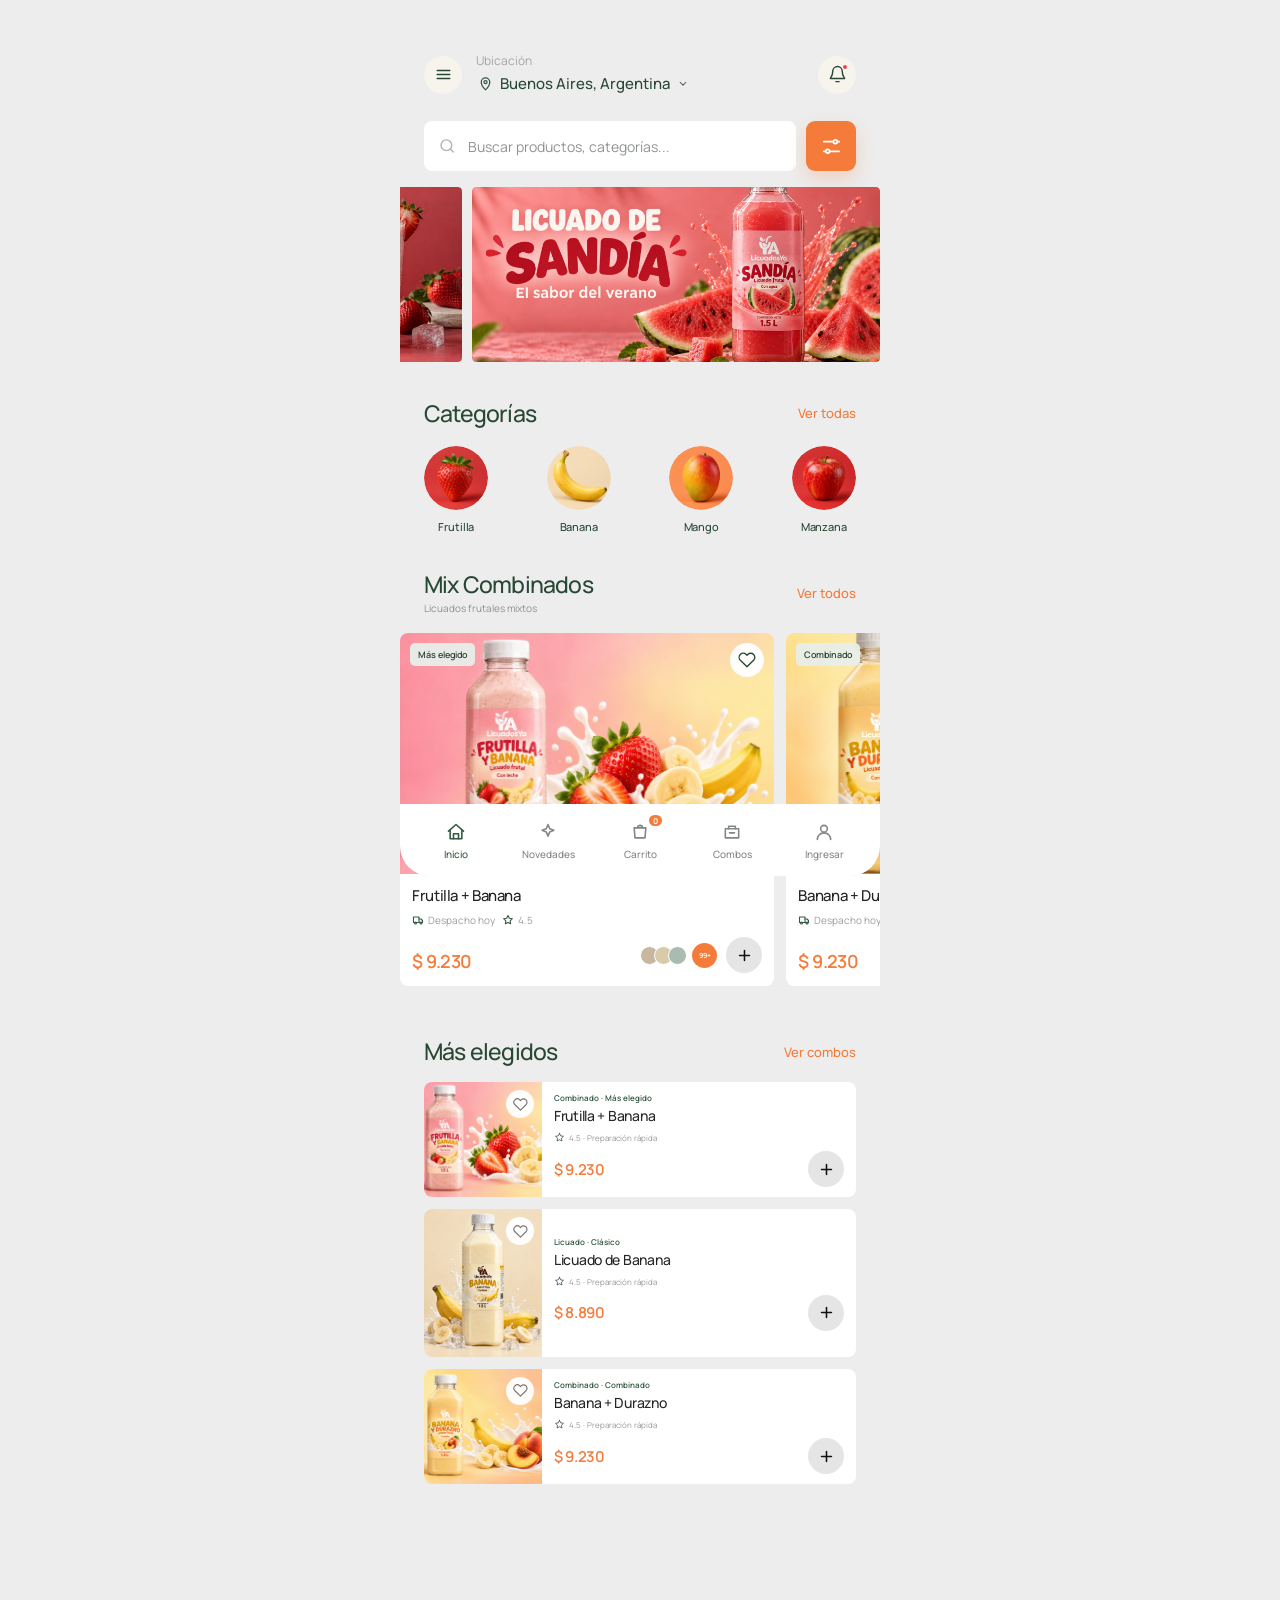
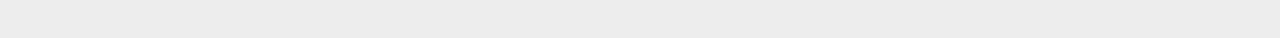
<file: index.html>
<!doctype html>
<html lang="es">
<head>
  <meta charset="utf-8" />
  <meta name="viewport" content="width=device-width, initial-scale=1, viewport-fit=cover" />
  <meta name="theme-color" content="#ededed" />
  <meta name="description" content="Licuados Locos — licuados frescos, simples y combinados." />
  <title>Licuados Locos</title>
  <link rel="preconnect" href="https://fonts.googleapis.com" />
  <link rel="preconnect" href="https://fonts.gstatic.com" crossorigin />
  <link href="https://fonts.googleapis.com/css2?family=Manrope:wght@400;500;600&display=swap" rel="stylesheet" />
  <link rel="stylesheet" href="css/base.css?v=20260920-1238" />
  <link rel="stylesheet" href="css/home.css?v=20260922-1802" />
</head>
<body class="home-page">
  <div class="app-shell">
    <header class="home-header">
      <div class="location-row">
        <details id="homeMenu" class="home-menu-native">
          <summary class="menu-button" aria-label="Abrir menú">
            <svg viewBox="0 0 24 24" aria-hidden="true">
              <path d="M4 7h16M4 12h16M4 17h16"/>
            </svg>
          </summary>

          <aside class="home-menu-panel" aria-labelledby="menuTitle">
            <div class="side-menu__top">
              <div>
                <span class="side-menu__eyebrow">LICUADOS LOCOS</span>
                <h2 id="menuTitle">Menú</h2>
              </div>
              <button id="closeMenuButton" class="side-menu__close" type="button" aria-label="Cerrar menú">×</button>
            </div>

            <nav class="side-menu__nav" aria-label="Menú de Licuados Locos">
              <a class="side-menu__primary-link" href="index.html">Inicio</a>

              <div class="side-menu__group side-menu__group--static">
                <div class="side-menu__group-title">Categorías</div>
                <div id="menuCategories" class="side-menu__subnav"></div>
              </div>

              <a class="side-menu__primary-link" href="seguimiento.html">Rastreá tu compra</a>
              <a class="side-menu__primary-link" href="soporte.html">Contactá con soporte</a>

              <div class="side-menu__group side-menu__group--static">
                <div class="side-menu__group-title">Políticas</div>
                <div class="side-menu__subnav">
                  <button type="button" data-menu-placeholder="Política de privacidad">Privacidad</button>
                  <button type="button" data-menu-placeholder="Política de envío">Envíos</button>
                  <button type="button" data-menu-placeholder="Política de devolución">Devoluciones</button>
                  <button type="button" data-menu-placeholder="Política de compra">Compra</button>
                </div>
              </div>
            </nav>

            <div class="side-menu__footer">
              <span>Licuados frescos para disfrutar.</span>
              <strong>Licuados Locos</strong>
            </div>
          </aside>
        </details>

        <div class="location-copy">
          <span class="micro-label">Ubicación</span>
          <button class="location-button" type="button" aria-label="Cambiar ubicación">
            <span class="pin-icon" aria-hidden="true">
              <svg viewBox="0 0 24 24"><path d="M12 21s6-5.2 6-11a6 6 0 1 0-12 0c0 5.8 6 11 6 11Z"/><circle cx="12" cy="10" r="2.2"/></svg>
            </span>
            <span>Buenos Aires, Argentina</span>
            <svg class="chevron" viewBox="0 0 24 24" aria-hidden="true"><path d="m7 9 5 5 5-5"/></svg>
          </button>
        </div>

        <button class="notification-button" type="button" aria-label="Notificaciones">
          <svg viewBox="0 0 24 24" aria-hidden="true"><path d="M18 8a6 6 0 0 0-12 0c0 7-3 7-3 9h18c0-2-3-2-3-9"/><path d="M10 21h4"/></svg>
          <span class="notification-dot" aria-hidden="true"></span>
        </button>
      </div>

      <div class="search-row">
        <label class="search-box">
          <svg viewBox="0 0 24 24" aria-hidden="true"><circle cx="11" cy="11" r="7"/><path d="m20 20-3.6-3.6"/></svg>
          <input id="searchInput" type="search" placeholder="Buscar productos, categorías..." autocomplete="off" />
        </label>

        <button id="filterButton" class="filter-button" type="button" aria-label="Abrir filtros">
          <svg viewBox="0 0 24 24" aria-hidden="true">
            <path d="M4 7h10"/><path d="M18 7h2"/><circle cx="16" cy="7" r="2"/>
            <path d="M4 17h2"/><path d="M10 17h10"/><circle cx="8" cy="17" r="2"/>
          </svg>
        </button>
      </div>

      <section class="home-banner-carousel" aria-label="Promociones">
        <div id="homeBannerTrack" class="home-banner-track">
          <article class="home-banner-slide">
            <img
              src="assets/images/banners/inicio/Banner%20Inicio%20-%20Frutilla.png"
              alt="Licuado de frutilla"
              draggable="false"
            />
          </article>
          <article class="home-banner-slide">
            <img
              src="assets/images/banners/inicio/Banner%20Inicio%20-%20Sandia.png"
              alt="Licuado de sandía"
              draggable="false"
            />
          </article>
        </div>
      </section>
    </header>

    <main class="home-main">
      <section class="categories-section" aria-labelledby="categoriesTitle">
        <div class="section-heading">
          <h2 id="categoriesTitle">Categorías</h2>
          <button id="resetCategories" class="see-all-button" type="button">Ver todas</button>
        </div>
        <div id="categoriesTrack" class="categories-track" aria-label="Categorías"></div>
      </section>

      <section class="products-section mix-section" aria-labelledby="featuredTitle">
        <div class="section-heading">
          <div class="section-heading__copy">
            <h2 id="featuredTitle">Mix Combinados</h2>
            <p>Licuados frutales mixtos</p>
          </div>
          <button class="see-all-button" type="button" data-reset-view>Ver todos</button>
        </div>
        <div id="productsGrid" class="product-rail"></div>
      </section>

      <section class="products-section nearby-section" aria-labelledby="nearbyTitle">
        <div class="section-heading">
          <h2 id="nearbyTitle">Más elegidos</h2>
          <button class="see-all-button" type="button" data-category-jump="combinados">Ver combos</button>
        </div>
        <div id="nearbyGrid" class="nearby-list"></div>
      </section>

      <div id="emptyState" class="empty-state" hidden>
        <div class="empty-state__icon">
          <svg viewBox="0 0 24 24" aria-hidden="true"><circle cx="11" cy="11" r="7"/><path d="m20 20-3.6-3.6"/></svg>
        </div>
        <h3>No encontramos productos</h3>
        <p>Probá con otra búsqueda o quitá los filtros.</p>
        <button id="clearFilters" class="primary-button" type="button">Limpiar filtros</button>
      </div>
    </main>

    <nav class="bottom-nav" aria-label="Navegación principal">
      <a class="bottom-nav__item is-active" href="index.html" aria-current="page">
        <svg viewBox="0 0 24 24" aria-hidden="true"><path d="m3 11 9-8 9 8"/><path d="M5 10v10h14V10"/><path d="M9 20v-6h6v6"/></svg>
        <span>Inicio</span>
      </a>

      <button class="bottom-nav__item" type="button" data-placeholder-tab="Novedades">
        <svg viewBox="0 0 24 24" aria-hidden="true"><path d="m12 3 2.1 5.1L19 10l-4.9 1.9L12 17l-2.1-5.1L5 10l4.9-1.9L12 3Z"/></svg>
        <span>Novedades</span>
      </button>

      <a class="bottom-nav__item cart-nav-item" href="carrito.html">
        <svg viewBox="0 0 24 24" aria-hidden="true"><path d="M5 7h14l-1 12H6L5 7Z"/><path d="M9 7a3 3 0 0 1 6 0"/></svg>
        <span>Carrito</span>
        <span class="cart-count" id="cartCount">0</span>
      </a>

      <button class="bottom-nav__item" type="button" data-category-jump="combinados">
        <svg viewBox="0 0 24 24" aria-hidden="true"><path d="M4 8h16v11H4z"/><path d="M8 8V5h8v3"/><path d="M9 13h6"/></svg>
        <span>Combos</span>
      </button>

      <a class="bottom-nav__item" href="ingresar.html">
        <svg viewBox="0 0 24 24" aria-hidden="true"><circle cx="12" cy="8" r="4"/><path d="M4 21a8 8 0 0 1 16 0"/></svg>
        <span>Ingresar</span>
      </a>
    </nav>
  </div>

  <div id="filterSheet" class="sheet-backdrop" hidden>
    <section class="filter-sheet" role="dialog" aria-modal="true" aria-labelledby="filterTitle">
      <div class="sheet-handle"></div>
      <div class="sheet-heading">
        <h2 id="filterTitle">Filtros</h2>
        <button id="closeFilters" class="sheet-close" type="button" aria-label="Cerrar filtros">×</button>
      </div>

      <fieldset class="filter-group">
        <legend>Precio máximo</legend>
        <div class="price-options">
          <button type="button" class="chip is-selected" data-price="all">Todos</button>
          <button type="button" class="chip" data-price="50000">Hasta $50.000</button>
          <button type="button" class="chip" data-price="100000">Hasta $100.000</button>
          <button type="button" class="chip" data-price="200000">Hasta $200.000</button>
        </div>
      </fieldset>

      <fieldset class="filter-group">
        <legend>Entrega</legend>
        <label class="toggle-row">
          <span>
            <strong>Entrega rápida</strong>
            <small>Hasta 48 h estimadas.</small>
          </span>
          <input id="fastDeliveryFilter" type="checkbox" />
        </label>
      </fieldset>

      <div class="sheet-actions">
        <button id="resetFilters" class="secondary-button" type="button">Restablecer</button>
        <button id="applyFilters" class="primary-button" type="button">Aplicar</button>
      </div>
    </section>
  </div>

  <div id="toast" class="toast" role="status" aria-live="polite"></div>

  <script src="js/data/catalog.js?v=20260922-1812"></script>
  <script src="js/data/cart-store.js?v=20260920-1238"></script>
  <script src="js/home.js?v=20260922-1812"></script>
  <script src="js/support-session-widget.js?v=20260920-1238"></script>
  <!-- build:v=20260922-1812 -->
</body>
</html>
</file>
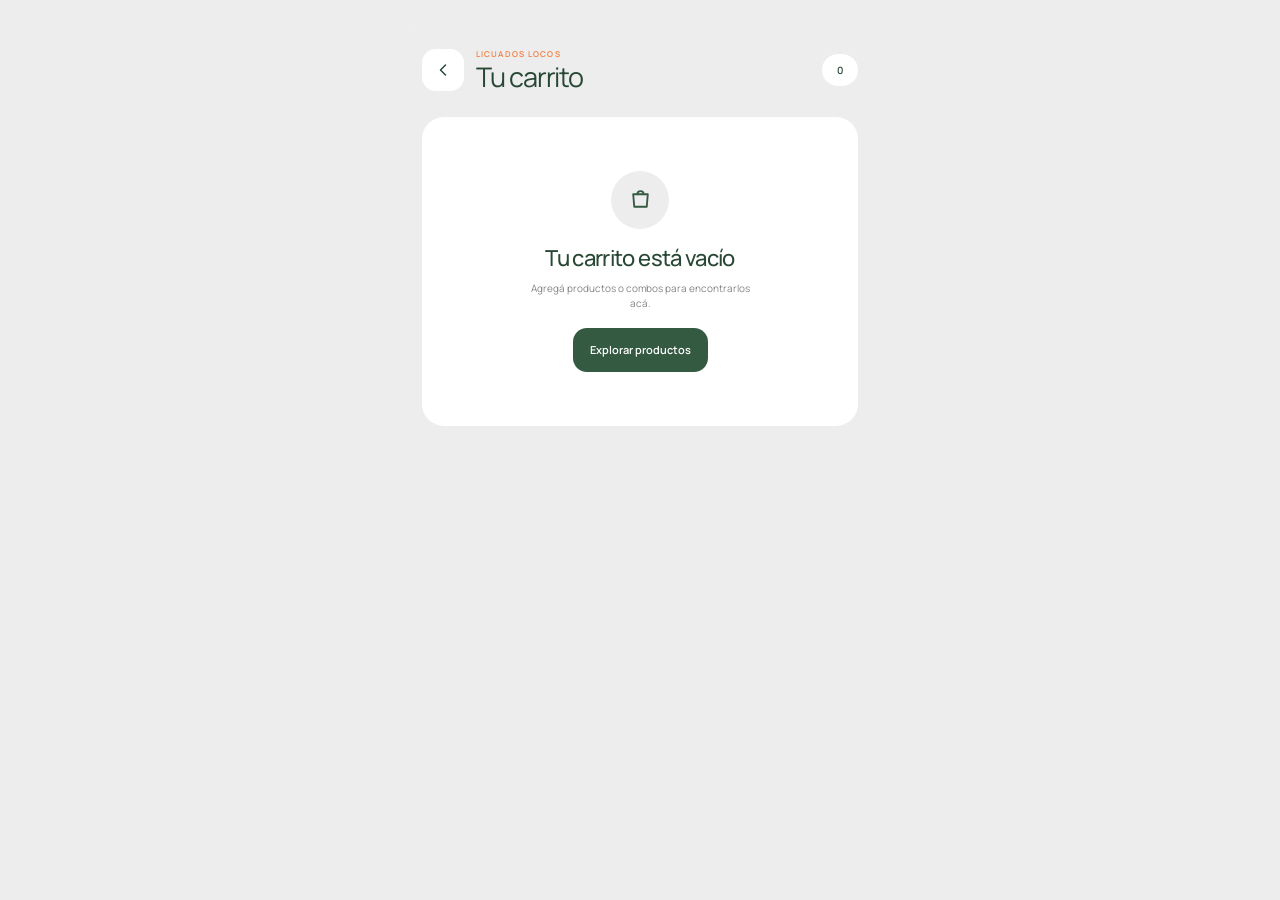
<file: carrito.html>
<!doctype html>
<html lang="es">
<head>
  <meta charset="utf-8" />
  <meta name="viewport" content="width=device-width, initial-scale=1, viewport-fit=cover" />
  <meta name="theme-color" content="#ededed" />
  <meta name="description" content="Carrito — Licuados Locos." />
  <title>Carrito · Licuados Locos</title>
  <link rel="preconnect" href="https://fonts.googleapis.com" />
  <link rel="preconnect" href="https://fonts.gstatic.com" crossorigin />
  <link href="https://fonts.googleapis.com/css2?family=Manrope:wght@400;500;600&display=swap" rel="stylesheet" />
  <link rel="stylesheet" href="css/base.css?v=20260920-1238" />
  <link rel="stylesheet" href="css/cart.css?v=20260920-1238" />
</head>
<body class="cart-page">
  <div class="cart-shell">
    <header class="cart-header">
      <a class="cart-back" href="index.html" aria-label="Volver">
        <svg viewBox="0 0 24 24" aria-hidden="true"><path d="m15 18-6-6 6-6"/></svg>
      </a>

      <div class="cart-heading">
        <span>LICUADOS LOCOS</span>
        <h1>Tu carrito</h1>
      </div>

      <span id="cartHeaderCount" class="cart-header-count" aria-label="Cantidad de productos">0</span>
    </header>

    <main class="cart-main">
      <div id="cartItems" class="cart-list"></div>

      <section id="cartEmpty" class="cart-empty" hidden>
        <span class="cart-empty__icon" aria-hidden="true">
          <svg viewBox="0 0 24 24"><path d="M5 7h14l-1 12H6L5 7Z"/><path d="M9 7a3 3 0 0 1 6 0"/></svg>
        </span>
        <h2>Tu carrito está vacío</h2>
        <p>Agregá productos o combos para encontrarlos acá.</p>
        <a href="index.html">Explorar productos</a>
      </section>
    </main>

    <aside id="cartCheckoutBar" class="cart-checkout">
      <div class="cart-checkout__total">
        <span>Total</span>
        <strong id="cartTotal">$ 0</strong>
      </div>
      <button id="checkoutButton" type="button">Ir a pagar</button>
    </aside>

    <div id="cartToast" class="cart-toast" role="status" aria-live="polite"></div>
  </div>

  <script src="js/data/cart-store.js?v=20260920-1238"></script>
  <script src="js/cart.js?v=20260920-1238"></script>
  <script src="js/support-session-widget.js?v=20260920-1238"></script>
  <!-- build:v=20260920-1238 -->
</body>
</html>
</file>
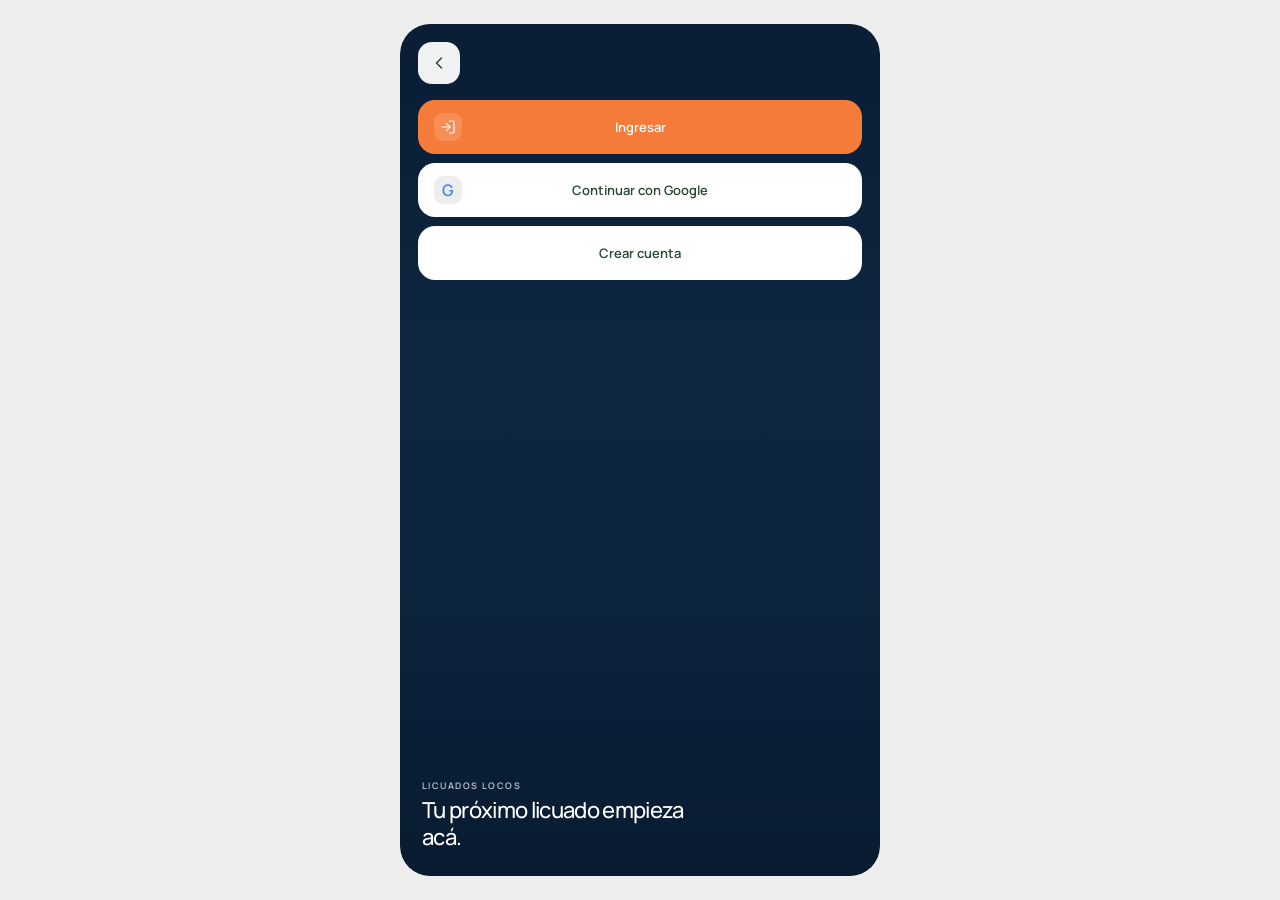
<file: ingresar.html>
<!doctype html>
<html lang="es">
<head>
  <meta charset="utf-8" />
  <meta name="viewport" content="width=device-width, initial-scale=1, viewport-fit=cover" />
  <meta name="theme-color" content="#0E2741" />
  <meta name="description" content="Ingresar o crear una cuenta en Licuados Locos." />
  <title>Ingresar · Licuados Locos</title>
  <link rel="preconnect" href="https://fonts.googleapis.com" />
  <link rel="preconnect" href="https://fonts.gstatic.com" crossorigin />
  <link href="https://fonts.googleapis.com/css2?family=Manrope:wght@400;500;600&display=swap" rel="stylesheet" />
  <link rel="stylesheet" href="css/base.css?v=20260920-1218" />
  <link rel="stylesheet" href="css/auth.css?v=20260920-1218" />
</head>
<body class="auth-body">
  <main class="auth-shell">
    <section id="authWelcome" class="auth-welcome" aria-label="Acceso a Licuados Locos">
      <img class="auth-welcome__image" src="[data-uri]" alt="" />
      <div class="auth-welcome__shade" aria-hidden="true"></div>

      <a class="auth-back-home" href="index.html" aria-label="Volver al inicio">
        <svg viewBox="0 0 24 24" aria-hidden="true"><path d="m15 18-6-6 6-6"/></svg>
      </a>

      <div class="auth-access-panel">
        <button id="openLoginButton" class="auth-access-button auth-access-button--primary" type="button">
          <span class="auth-access-button__icon" aria-hidden="true">
            <svg viewBox="0 0 24 24"><path d="M10 17l5-5-5-5"/><path d="M15 12H3"/><path d="M14 3h5a2 2 0 0 1 2 2v14a2 2 0 0 1-2 2h-5"/></svg>
          </span>
          <span>Ingresar</span>
        </button>

        <button id="googleLoginButton" class="auth-access-button auth-access-button--google" type="button">
          <span class="auth-google-mark" aria-hidden="true">G</span>
          <span>Continuar con Google</span>
        </button>

        <button id="createAccountButton" class="auth-access-button auth-access-button--secondary" type="button">
          Crear cuenta
        </button>
      </div>

      <div class="auth-welcome__brand">
        <span>LICUADOS LOCOS</span>
        <strong>Tu próximo licuado empieza acá.</strong>
      </div>
    </section>

    <section id="authLogin" class="auth-login-screen" aria-labelledby="loginTitle" hidden>
      <div class="auth-login-hero">
        <img src="[data-uri]" alt="" />
        <div class="auth-login-hero__shade" aria-hidden="true"></div>

        <button id="backToWelcome" class="auth-login-back" type="button" aria-label="Volver">
          <svg viewBox="0 0 24 24" aria-hidden="true"><path d="m15 18-6-6 6-6"/></svg>
        </button>
      </div>

      <section class="auth-login-card">
        <div class="auth-login-card__handle" aria-hidden="true"></div>

        <div class="auth-login-heading">
          <span>LICUADOS LOCOS</span>
          <h1 id="loginTitle">Ingresar</h1>
          <p>Accedé a tu cuenta para continuar.</p>
        </div>

        <form id="loginForm" class="auth-login-form" novalidate>
          <div class="auth-field">
            <label for="loginEmail">Correo electrónico</label>
            <div class="auth-control">
              <span class="auth-control__icon" aria-hidden="true">
                <svg viewBox="0 0 24 24"><path d="M3 5h18v14H3z"/><path d="m3 7 9 6 9-6"/></svg>
              </span>
              <input
                id="loginEmail"
                name="email"
                type="email"
                inputmode="email"
                autocomplete="email"
                placeholder="tu@email.com"
              />
            </div>
            <span id="loginEmailError" class="auth-field-error" hidden></span>
          </div>

          <div class="auth-field">
            <label for="loginPassword">Contraseña</label>
            <div class="auth-control">
              <span class="auth-control__icon" aria-hidden="true">
                <svg viewBox="0 0 24 24"><rect x="4" y="10" width="16" height="11" rx="2"/><path d="M8 10V7a4 4 0 0 1 8 0v3"/></svg>
              </span>
              <input
                id="loginPassword"
                name="password"
                type="password"
                autocomplete="current-password"
                placeholder="Tu contraseña"
              />
              <button id="togglePassword" class="auth-password-toggle" type="button" aria-label="Mostrar contraseña">
                <svg viewBox="0 0 24 24" aria-hidden="true"><path d="M2 12s3.5-6 10-6 10 6 10 6-3.5 6-10 6S2 12 2 12Z"/><circle cx="12" cy="12" r="2.5"/></svg>
              </button>
            </div>
            <span id="loginPasswordError" class="auth-field-error" hidden></span>
          </div>

          <button id="forgotPassword" class="auth-forgot" type="button">¿Olvidaste tu contraseña?</button>

          <button class="auth-submit" type="submit">Ingresar</button>
        </form>

        <div class="auth-divider"><span>o</span></div>

        <button id="googleLoginCardButton" class="auth-card-google" type="button">
          <span class="auth-google-mark" aria-hidden="true">G</span>
          <span>Continuar con Google</span>
        </button>

        <p class="auth-create-copy">
          ¿Todavía no tenés una cuenta?
          <button id="createAccountInline" type="button">Crear cuenta</button>
        </p>
      </section>
    </section>

    <div id="authToast" class="auth-toast" role="status" aria-live="polite"></div>
  </main>

  <script src="js/auth.js?v=20260920-1218"></script>
  <script src="js/support-session-widget.js?v=20260920-1218"></script>
</body>
</html>
</file>
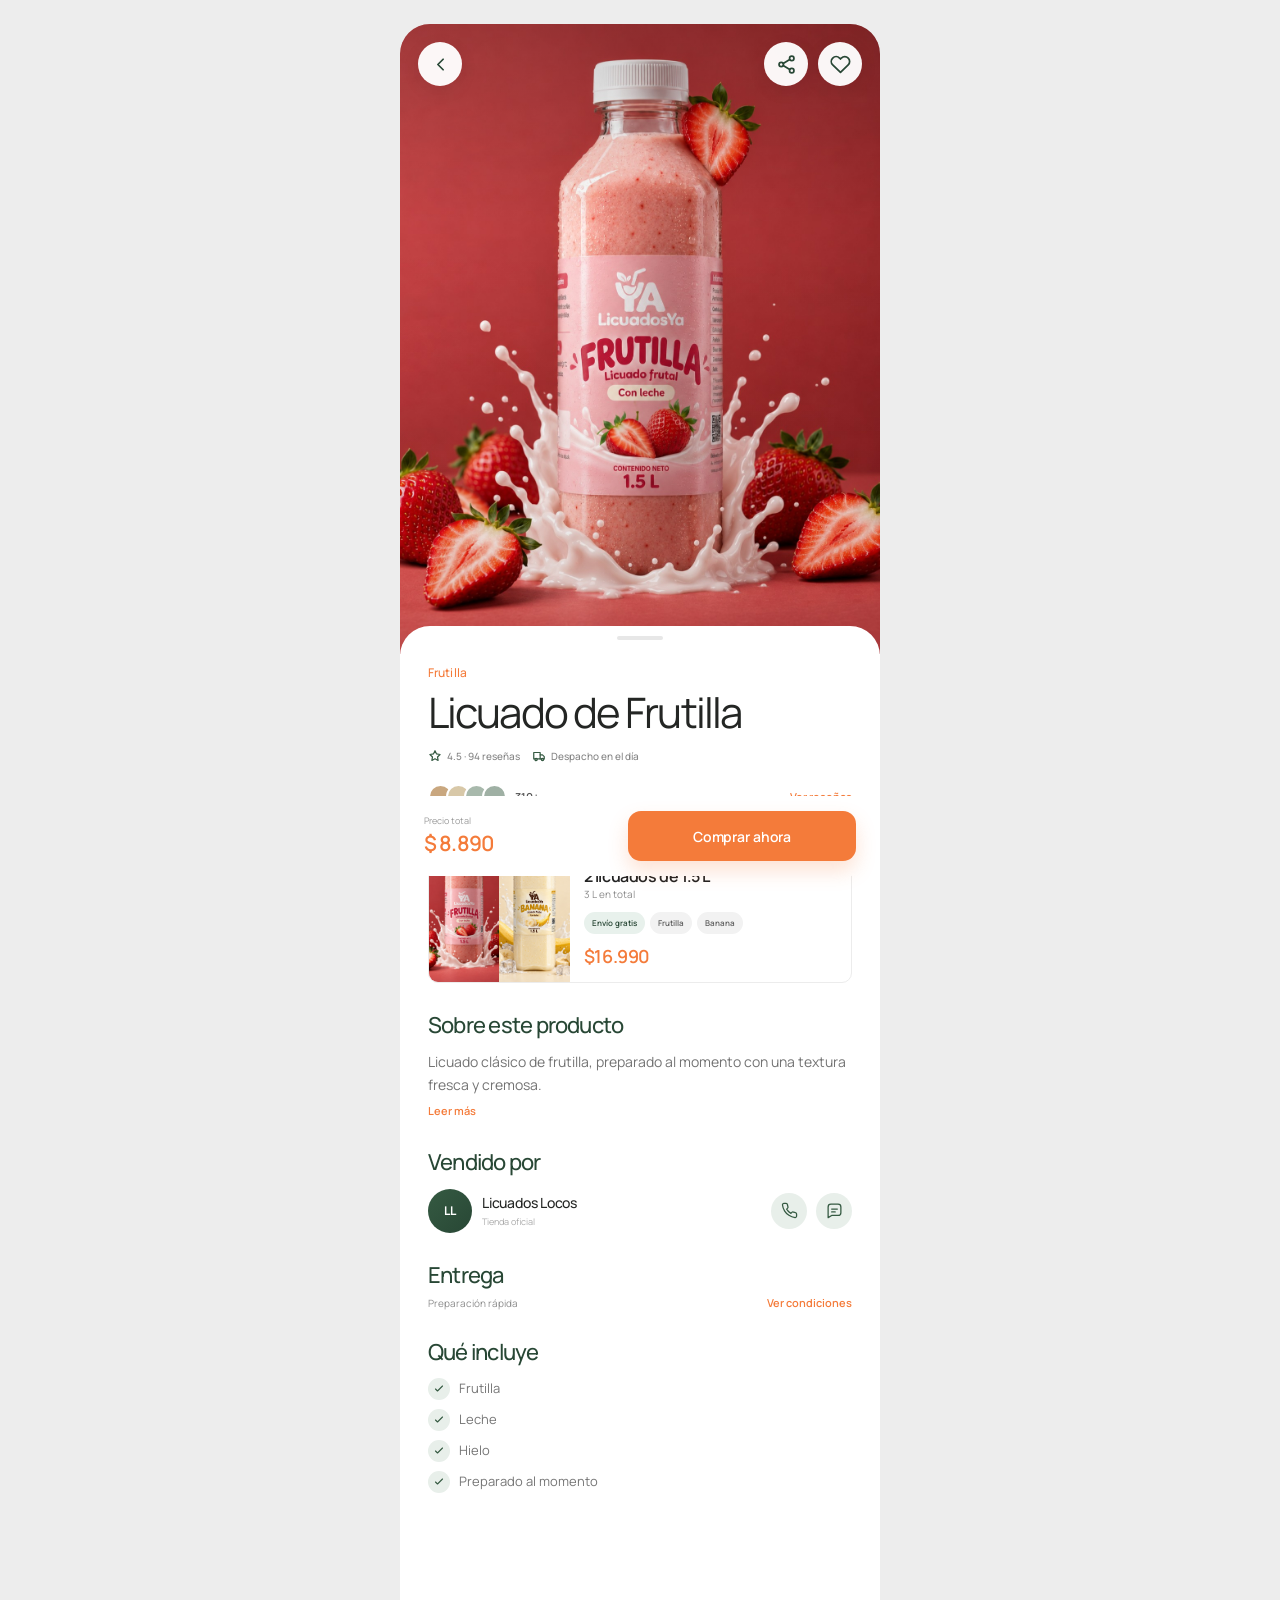
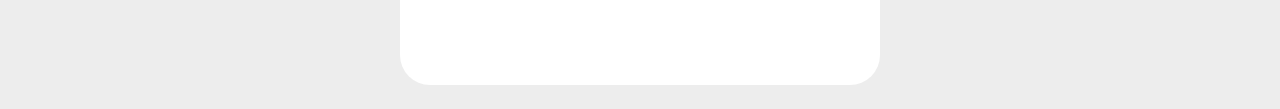
<file: producto.html>
<!doctype html>
<html lang="es">
<head>
  <meta charset="utf-8" />
  <meta name="viewport" content="width=device-width, initial-scale=1, viewport-fit=cover" />
  <meta name="theme-color" content="#ededed" />
  <meta name="description" content="Detalle de producto — Licuados Locos." />
  <title>Producto · Licuados Locos</title>
  <link rel="preconnect" href="https://fonts.googleapis.com" />
  <link rel="preconnect" href="https://fonts.gstatic.com" crossorigin />
  <link href="https://fonts.googleapis.com/css2?family=Manrope:wght@400;500;600&display=swap" rel="stylesheet" />
  <link rel="stylesheet" href="css/base.css?v=20260920-1238" />
  <link rel="stylesheet" href="css/product.css?v=20260922-1838" />
</head>
<body class="product-body">
  <div class="product-shell">
    <header class="product-hero">
      <img id="productImage" class="product-hero__image" alt="" />
      <div class="product-hero__shade"></div>

      <div class="product-topbar">
        <a class="round-control" href="index.html" aria-label="Volver">
          <svg viewBox="0 0 24 24" aria-hidden="true"><path d="m15 18-6-6 6-6"/></svg>
        </a>

        <div class="product-topbar__actions">
          <button id="shareButton" class="round-control" type="button" aria-label="Compartir">
            <svg viewBox="0 0 24 24" aria-hidden="true"><circle cx="18" cy="5" r="2.5"/><circle cx="6" cy="12" r="2.5"/><circle cx="18" cy="19" r="2.5"/><path d="m8.2 10.8 7.5-4.4M8.2 13.2l7.5 4.4"/></svg>
          </button>

          <button id="favoriteButton" class="round-control" type="button" aria-label="Favorito">
            <svg viewBox="0 0 24 24" aria-hidden="true"><path d="M20.8 4.6a5.5 5.5 0 0 0-7.8 0L12 5.7l-1.1-1.1a5.5 5.5 0 0 0-7.8 7.8L12 21l8.8-8.6a5.5 5.5 0 0 0 0-7.8Z"/></svg>
          </button>
        </div>
      </div>
    </header>

    <main class="product-sheet">
      <div class="product-sheet__handle" aria-hidden="true"></div>

      <section class="product-intro">
        <span id="productCategory" class="product-category">Camping</span>
        <h1 id="productTitle">Producto</h1>

        <div class="product-facts">
          <span class="fact-item">
            <svg viewBox="0 0 24 24" aria-hidden="true"><path d="m12 3 2.7 5.5 6 .9-4.4 4.2 1 6-5.3-2.8-5.3 2.8 1-6-4.4-4.2 6-.9L12 3Z"/></svg>
            <span id="productRating">4.5</span>
          </span>

          <span class="fact-item">
            <svg viewBox="0 0 24 24" aria-hidden="true"><path d="M3 6h11v11H3z"/><path d="M14 10h4l3 3v4h-7"/><circle cx="7" cy="18" r="2"/><circle cx="18" cy="18" r="2"/></svg>
            <span id="deliveryShort">Entrega rápida</span>
          </span>
        </div>

        <div class="social-row">
          <div class="buyers-cluster">
            <span class="buyer-avatars" aria-hidden="true"><i></i><i></i><i></i><i></i></span>
            <span id="productBuyers" class="buyers-count">0+</span>
          </div>
          <button class="reviews-link" type="button" id="reviewsButton">Ver reseñas</button>
        </div>

        <article class="special-offer-card" aria-label="Oferta especial: dos licuados de 1.5 litros">
          <div class="special-offer-card__media" aria-hidden="true">
            <img src="assets/images/productos/frutilla.png" alt="" draggable="false" />
            <img src="assets/images/productos/banana.png" alt="" draggable="false" />
          </div>

          <div class="special-offer-card__content">
            <span class="special-offer-card__eyebrow">OFERTA ESPECIAL</span>
            <strong class="special-offer-card__title">2 licuados de 1.5 L</strong>
            <span class="special-offer-card__subtitle">3 L en total</span>

            <div class="special-offer-card__badges" aria-label="Características de la oferta">
              <span class="special-offer-card__badge special-offer-card__badge--shipping">Envío gratis</span>
              <span class="special-offer-card__badge">Frutilla</span>
              <span class="special-offer-card__badge">Banana</span>
            </div>

            <strong class="special-offer-card__price">$16.990</strong>
          </div>
        </article>
      </section>

      <section class="detail-section">
        <h2>Sobre este producto</h2>
        <p id="productDescription"></p>
        <button id="readMoreButton" class="inline-link" type="button">Leer más</button>
      </section>

      <section class="seller-section">
        <h2>Vendido por</h2>
        <div class="seller-row">
          <div class="seller-identity">
            <div class="seller-avatar">LL</div>
            <div>
              <strong>Licuados Locos</strong>
              <span>Tienda oficial</span>
            </div>
          </div>

          <div class="seller-actions">
            <button type="button" aria-label="Consultar por teléfono">
              <svg viewBox="0 0 24 24" aria-hidden="true"><path d="M22 16.9v3a2 2 0 0 1-2.2 2 19.8 19.8 0 0 1-8.6-3.1 19.5 19.5 0 0 1-6-6A19.8 19.8 0 0 1 2.1 4.2 2 2 0 0 1 4.1 2h3a2 2 0 0 1 2 1.7c.1 1 .4 2 .7 2.9a2 2 0 0 1-.5 2.1L8 10a16 16 0 0 0 6 6l1.3-1.3a2 2 0 0 1 2.1-.5c1 .3 1.9.6 2.9.7a2 2 0 0 1 1.7 2Z"/></svg>
            </button>
            <button id="productSupportButton" type="button" aria-label="Consultar por este producto">
              <svg viewBox="0 0 24 24" aria-hidden="true"><path d="M21 15a4 4 0 0 1-4 4H8l-5 3V7a4 4 0 0 1 4-4h10a4 4 0 0 1 4 4v8Z"/><path d="M8 10h8M8 14h5"/></svg>
            </button>
          </div>
        </div>
      </section>

      <section class="delivery-section">
        <div>
          <h2>Entrega</h2>
          <p id="deliveryLabel">Envíos disponibles</p>
        </div>
        <button class="inline-link" type="button">Ver condiciones</button>
      </section>

      <section class="features-section">
        <h2>Qué incluye</h2>
        <div id="featureGrid" class="feature-list"></div>
      </section>
    </main>

    <div class="purchase-bar">
      <div class="purchase-price">
        <span>Precio total</span>
        <strong id="productPrice"></strong>
        <small id="oldPrice"></small>
      </div>

      <button id="addToCart" class="buy-button" type="button">Comprar ahora</button>
    </div>

    <div id="productSupportBackdrop" class="product-support-backdrop" hidden>
      <section
        id="productSupportSheet"
        class="product-support-sheet"
        role="dialog"
        aria-modal="true"
        aria-label="Consulta sobre producto"
      >
        <div class="product-support-product-header">
          <div class="product-support-sheet__handle" aria-hidden="true"></div>

          <div class="product-support-product-header__row">
            <img id="supportProductImage" alt="" />

            <div class="product-support-product-header__copy">
              <strong id="supportProductTitle">Producto</strong>
              <small id="supportProductPrice"></small>
            </div>

            <button id="closeProductSupport" class="product-support-sheet__close" type="button" aria-label="Cerrar">
              ×
            </button>
          </div>
        </div>

        <div class="product-support-sheet__body">
          <div id="productSupportFormView">

          <form id="productSupportForm" class="product-support-form" novalidate>
            <div class="product-support-field">
              <label for="productSupportName">Nombre y Apellido</label>
              <div class="product-support-control">
                <span class="product-support-control__icon" aria-hidden="true">
                  <svg viewBox="0 0 24 24"><circle cx="12" cy="8" r="4"/><path d="M4 21a8 8 0 0 1 16 0"/></svg>
                </span>
                <input
                  id="productSupportName"
                  name="name"
                  type="text"
                  autocomplete="name"
                  placeholder="Nombre completo"
                />
              </div>
              <span id="productSupportNameError" class="product-support-error" hidden></span>
            </div>

            <div class="product-support-field">
              <label for="productSupportEmail">Correo</label>
              <div class="product-support-control">
                <span class="product-support-control__icon" aria-hidden="true">
                  <svg viewBox="0 0 24 24"><path d="M3 5h18v14H3z"/><path d="m3 7 9 6 9-6"/></svg>
                </span>
                <input
                  id="productSupportEmail"
                  name="email"
                  type="email"
                  autocomplete="email"
                  placeholder="tu@email.com"
                />
              </div>
              <span id="productSupportEmailError" class="product-support-error" hidden></span>
            </div>

            <button class="product-support-submit" type="submit">
              Contactar
            </button>
          </form>

          <p class="product-support-note">
            Tus datos se usan para identificar esta consulta dentro de la sesión actual.
          </p>
        </div>

          <div id="productSupportChatView" class="product-support-chat" hidden>
            <div class="product-support-chat__notices">
            <div class="product-support-chat__notice">
              <span class="product-support-chat__notice-icon" aria-hidden="true">
                <svg viewBox="0 0 24 24"><circle cx="12" cy="12" r="9"/><path d="M12 7v5l3 2"/></svg>
              </span>
              <p>
                En esta versión de prueba, el chat se mantiene mientras esta sesión del navegador siga activa.
                Si cerrás la pestaña, puede perderse.
              </p>
            </div>

            <div class="product-support-chat__notice product-support-chat__notice--security">
              <span class="product-support-chat__notice-icon" aria-hidden="true">
                <svg viewBox="0 0 24 24"><path d="M12 3 4 6v6c0 5 3.4 8 8 9 4.6-1 8-4 8-9V6l-8-3Z"/><path d="M12 8v5M12 17h.01"/></svg>
              </span>
              <p>
                Si hiciste una compra, no podemos darte información sensible sobre ella hasta validar tu identidad.
              </p>
            </div>
          </div>

          <div id="productSupportMessages" class="product-support-messages" aria-live="polite"></div>

          <div
            id="productSupportQuickQuestions"
            class="product-support-quick-questions"
            aria-label="Preguntas sugeridas"
          ></div>

          <form id="productSupportMessageForm" class="product-support-composer" novalidate>
            <input
              id="productSupportMessageInput"
              type="text"
              autocomplete="off"
              maxlength="800"
              placeholder="Escribí tu mensaje..."
              aria-label="Escribí tu mensaje"
            />
            <button type="submit">Enviar</button>
          </form>
          </div>
        </div>
      </section>
    </div>

    <div id="toast" class="toast product-toast" role="status" aria-live="polite"></div>
  </div>

  <script src="js/data/catalog.js?v=20260922-1812"></script>
  <script src="js/data/cart-store.js?v=20260920-1238"></script>
  <script src="js/product.js?v=20260922-1820"></script>
  <script src="js/support-session-widget.js?v=20260920-1238"></script>
  <!-- build:v=20260922-1838 -->
</body>
</html>
</file>
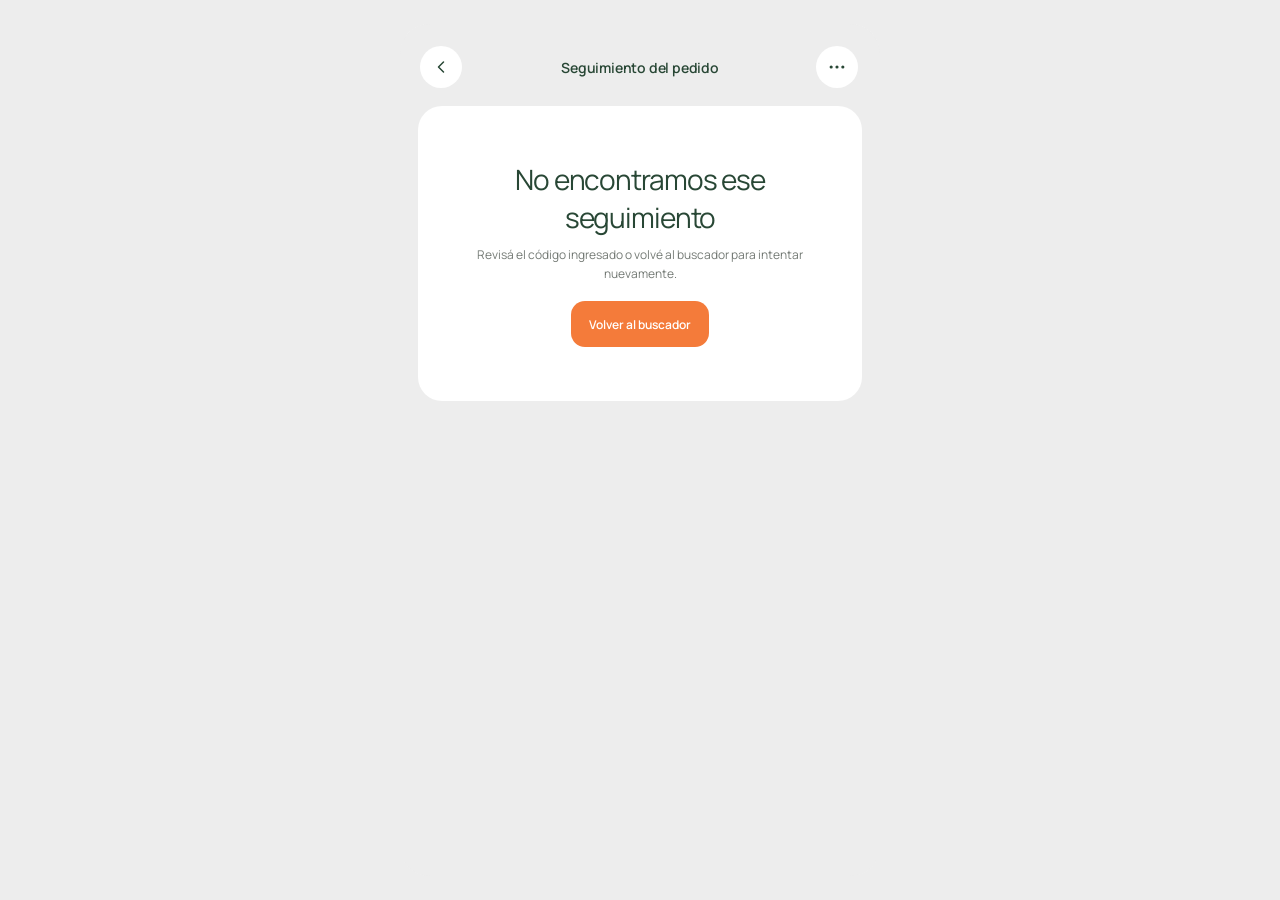
<file: seguimiento-estado.html>
<!doctype html>
<html lang="es">
<head>
  <meta charset="utf-8" />
  <meta name="viewport" content="width=device-width, initial-scale=1, viewport-fit=cover" />
  <meta name="theme-color" content="#ededed" />
  <meta name="description" content="Estado del envío — Licuados Locos." />
  <title>Estado del envío · Licuados Locos</title>

  <link rel="preconnect" href="https://fonts.googleapis.com" />
  <link rel="preconnect" href="https://fonts.gstatic.com" crossorigin />
  <link href="https://fonts.googleapis.com/css2?family=Manrope:wght@400;500;600&display=swap" rel="stylesheet" />

  <link rel="stylesheet" href="css/base.css?v=20260919-1818" />
  <link rel="stylesheet" href="css/tracking-status.css?v=20260919-1510" />
</head>

<body class="tracking-status-body">
  <div class="tracking-status-shell">
    <header class="status-topbar">
      <a class="status-topbar__button" href="seguimiento.html" aria-label="Volver a seguimiento">
        <svg viewBox="0 0 24 24" aria-hidden="true">
          <path d="m15 18-6-6 6-6"/>
        </svg>
      </a>

      <span class="status-topbar__title">Seguimiento del pedido</span>

      <button class="status-topbar__button" id="statusMenuButton" type="button" aria-label="Más opciones">
        <svg viewBox="0 0 24 24" aria-hidden="true">
          <circle cx="5" cy="12" r="1"/>
          <circle cx="12" cy="12" r="1"/>
          <circle cx="19" cy="12" r="1"/>
        </svg>
      </button>
    </header>

    <main class="status-main">
      <section class="route-card" aria-labelledby="statusTitle">
        <div class="route-card__map" aria-hidden="true">
          <svg viewBox="0 0 360 190">
            <path d="M-20 50 105 8l58 26 76-12 144 56" class="map-road map-road--wide"/>
            <path d="M18 170 83 102l70 9 67-51 141 18" class="map-road"/>
            <path d="M15 20 61 83l7 103" class="map-road"/>
            <path d="M135 -8 145 60l-25 68 8 70" class="map-road"/>
            <path d="M245 -12 225 58l21 54-4 89" class="map-road"/>
            <path d="M310 2 296 73l44 34" class="map-road"/>

            <path d="M72 144 C117 119 126 104 155 111 C196 121 204 71 246 74 C279 76 290 98 312 103"
              class="route-line"/>

            <circle cx="72" cy="144" r="8" class="route-dot route-dot--start"/>
            <circle cx="312" cy="103" r="9" class="route-dot route-dot--end"/>
            <path d="m308 99 8 4-8 4Z" class="route-arrow"/>
          </svg>
        </div>

        <div class="route-card__content">
          <div class="status-heading-row">
            <div>
              <span class="status-kicker">PEDIDO <strong id="orderId">—</strong></span>
              <h1 id="statusTitle">Cargando…</h1>
            </div>
            <span id="statusBadge" class="status-badge">—</span>
          </div>

          <p id="statusDetail" class="status-detail"></p>

          <div class="progress-row">
            <div class="progress-track" aria-label="Progreso del envío">
              <span id="progressBar" class="progress-fill"></span>
            </div>
            <strong id="progressLabel">0%</strong>
          </div>

          <div class="route-meta">
            <div>
              <span>Entrega estimada</span>
              <strong id="etaValue">—</strong>
            </div>
            <div>
              <span>Última actualización</span>
              <strong id="lastUpdate">—</strong>
            </div>
          </div>
        </div>
      </section>

      <section class="info-card" aria-labelledby="deliveryCardTitle">
        <div class="card-heading">
          <div>
            <span class="card-eyebrow">Tarjeta 1</span>
            <h2 id="deliveryCardTitle">Datos de entrega</h2>
          </div>
          <span class="card-icon card-icon--forest" aria-hidden="true">
            <svg viewBox="0 0 24 24">
              <path d="M12 21s6-5.2 6-11a6 6 0 1 0-12 0c0 5.8 6 11 6 11Z"/>
              <circle cx="12" cy="10" r="2.2"/>
            </svg>
          </span>
        </div>

        <div class="address-block">
          <span>Dirección de entrega</span>
          <strong id="deliveryAddress">—</strong>
          <small id="deliveryCity">—</small>
        </div>

        <dl class="data-list">
          <div class="data-row">
            <dt>Destinatario</dt>
            <dd id="recipientName">—</dd>
          </div>
          <div class="data-row">
            <dt>Teléfono</dt>
            <dd id="recipientPhone">—</dd>
          </div>
          <div class="data-row">
            <dt>Franja estimada</dt>
            <dd id="deliveryWindow">—</dd>
          </div>
          <div class="data-row">
            <dt>Notas de entrega</dt>
            <dd id="deliveryNotes">—</dd>
          </div>
          <div class="data-row">
            <dt>Estado del pago</dt>
            <dd><span id="paymentStatus" class="payment-pill">—</span></dd>
          </div>
        </dl>
      </section>

      <section class="info-card" aria-labelledby="shipmentCardTitle">
        <div class="card-heading">
          <div>
            <span class="card-eyebrow">Tarjeta 2</span>
            <h2 id="shipmentCardTitle">Producto y envío</h2>
          </div>
          <span class="card-icon card-icon--orange" aria-hidden="true">
            <svg viewBox="0 0 24 24">
              <path d="M3 6h11v11H3z"/>
              <path d="M14 10h4l3 3v4h-7"/>
              <circle cx="7" cy="18" r="2"/>
              <circle cx="18" cy="18" r="2"/>
            </svg>
          </span>
        </div>

        <div class="shipment-product">
          <img id="productImage" alt="" />
          <div class="shipment-product__copy">
            <span class="shipment-product__label">Producto</span>
            <strong id="productTitle">—</strong>
            <small id="productSubtitle">—</small>
            <div class="shipment-product__price-row">
              <span id="productPrice">—</span>
              <small id="productQuantity">—</small>
            </div>
          </div>
        </div>

        <div class="tracking-number-box">
          <div>
            <span>Número de seguimiento</span>
            <strong id="trackingIdValue">—</strong>
          </div>
          <button id="copyTrackingButton" type="button" aria-label="Copiar número de seguimiento">
            <svg viewBox="0 0 24 24" aria-hidden="true">
              <rect x="8" y="8" width="11" height="11" rx="2"/>
              <path d="M16 8V5a2 2 0 0 0-2-2H5a2 2 0 0 0-2 2v9a2 2 0 0 0 2 2h3"/>
            </svg>
          </button>
        </div>

        <dl class="data-list shipment-data-list">
          <div class="data-row">
            <dt>Método de envío</dt>
            <dd id="shippingMethod">—</dd>
          </div>
          <div class="data-row">
            <dt>Operador logístico</dt>
            <dd id="shippingCarrier">—</dd>
          </div>
          <div class="data-row">
            <dt>Servicio</dt>
            <dd id="shippingService">—</dd>
          </div>
          <div class="data-row">
            <dt>Entrega estimada</dt>
            <dd id="shippingEta">—</dd>
          </div>
        </dl>
      </section>

      <button id="supportButton" class="support-button" type="button">
        <svg viewBox="0 0 24 24" aria-hidden="true">
          <path d="M21 15a4 4 0 0 1-4 4H8l-5 3V7a4 4 0 0 1 4-4h10a4 4 0 0 1 4 4v8Z"/>
          <path d="M8 10h8M8 14h5"/>
        </svg>
        <span>Contactar soporte</span>
      </button>
    </main>

    <div id="statusToast" class="toast" role="status" aria-live="polite"></div>
  </div>

  <script src="js/data/tracking-demo.js?v=20260919-1510"></script>
  <script src="js/tracking-status.js?v=20260919-1510"></script>
  <script src="js/support-session-widget.js?v=20260919-1818"></script>
</body>
</html>
</file>
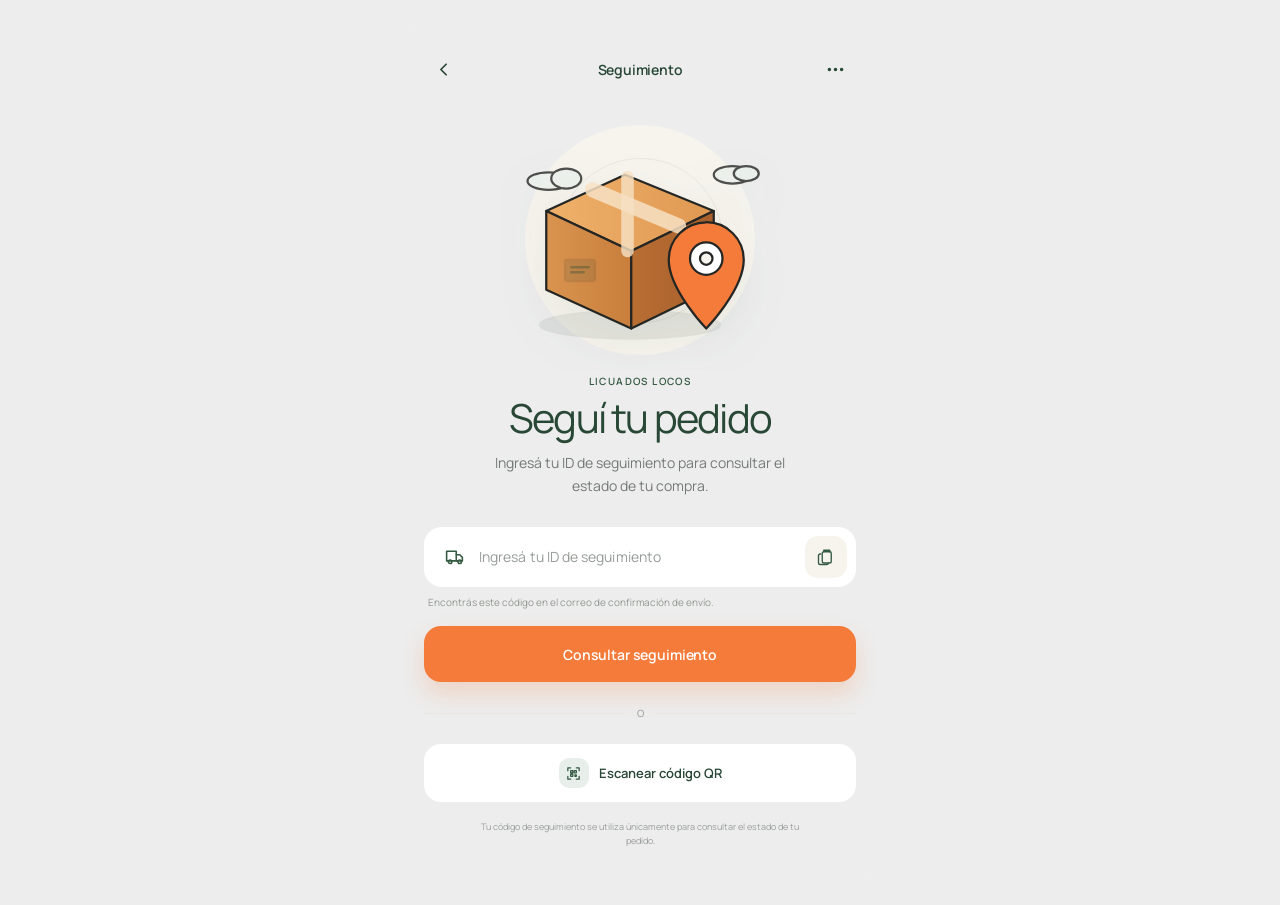
<file: seguimiento.html>
<!doctype html>
<html lang="es">
<head>
  <meta charset="utf-8" />
  <meta name="viewport" content="width=device-width, initial-scale=1, viewport-fit=cover" />
  <meta name="theme-color" content="#ededed" />
  <meta name="description" content="Seguimiento de pedidos — Licuados Locos." />
  <title>Seguimiento · Licuados Locos</title>

  <link rel="preconnect" href="https://fonts.googleapis.com" />
  <link rel="preconnect" href="https://fonts.gstatic.com" crossorigin />
  <link href="https://fonts.googleapis.com/css2?family=Manrope:wght@400;500;600&display=swap" rel="stylesheet" />

  <link rel="stylesheet" href="css/base.css?v=20260919-1818" />
  <link rel="stylesheet" href="css/tracking.css?v=20260919-1510" />
</head>

<body class="tracking-body">
  <div class="tracking-shell">
    <header class="tracking-topbar">
      <a class="tracking-topbar__control" href="index.html" aria-label="Volver al inicio">
        <svg viewBox="0 0 24 24" aria-hidden="true">
          <path d="m15 18-6-6 6-6"/>
        </svg>
      </a>

      <span class="tracking-topbar__title">Seguimiento</span>

      <button class="tracking-topbar__control" type="button" id="trackingMenuButton" aria-label="Más opciones">
        <svg viewBox="0 0 24 24" aria-hidden="true">
          <circle cx="5" cy="12" r="1"/>
          <circle cx="12" cy="12" r="1"/>
          <circle cx="19" cy="12" r="1"/>
        </svg>
      </button>
    </header>

    <main class="tracking-main">
      <section class="tracking-visual" aria-hidden="true">
        <div class="tracking-visual__halo tracking-visual__halo--one"></div>
        <div class="tracking-visual__halo tracking-visual__halo--two"></div>

        <svg class="tracking-visual__package" viewBox="0 0 240 190">
          <defs>
            <linearGradient id="boxFront" x1="0" x2="1">
              <stop offset="0" stop-color="#D99450"/>
              <stop offset="1" stop-color="#C97E3C"/>
            </linearGradient>
            <linearGradient id="boxTop" x1="0" x2="1">
              <stop offset="0" stop-color="#EFB16B"/>
              <stop offset="1" stop-color="#DF9851"/>
            </linearGradient>
            <linearGradient id="boxSide" x1="0" x2="1">
              <stop offset="0" stop-color="#B96E33"/>
              <stop offset="1" stop-color="#A65F2B"/>
            </linearGradient>
          </defs>

          <ellipse cx="112" cy="163" rx="72" ry="11" fill="#284735" opacity=".08"/>

          <path d="M45 72 108 43l71 29-66 32-68-32Z" fill="url(#boxTop)"/>
          <path d="M45 72v63l68 31v-62L45 72Z" fill="url(#boxFront)"/>
          <path d="M113 104v62l66-32V72l-66 32Z" fill="url(#boxSide)"/>

          <path d="m82 55 69 29" stroke="#F7E1C4" stroke-width="12" opacity=".85"/>
          <path d="M110 45v59" stroke="#F7E1C4" stroke-width="10" opacity=".82"/>

          <rect x="60" y="111" width="24" height="17" rx="2" fill="#284735" opacity=".13"/>
          <path d="M65 117h14M65 121h10" stroke="#284735" stroke-width="2" opacity=".35"/>

          <g transform="translate(143 81)">
            <path d="M30 0C13.4 0 0 13.4 0 30c0 24 30 55 30 55s30-31 30-55C60 13.4 46.6 0 30 0Z" fill="#F47B3A"/>
            <circle cx="30" cy="29" r="13" fill="#FFF"/>
            <circle cx="30" cy="29" r="5" fill="#F7F4EE"/>
          </g>

          <g opacity=".8">
            <ellipse cx="47" cy="48" rx="17" ry="7" fill="#E8EFEA"/>
            <ellipse cx="61" cy="46" rx="12" ry="8" fill="#E8EFEA"/>
            <ellipse cx="194" cy="43" rx="15" ry="7" fill="#E8EFEA"/>
            <ellipse cx="205" cy="42" rx="10" ry="6" fill="#E8EFEA"/>
          </g>
        </svg>
      </section>

      <section class="tracking-copy">
        <span class="tracking-copy__eyebrow">LICUADOS LOCOS</span>
        <h1>Seguí tu pedido</h1>
        <p>Ingresá tu ID de seguimiento para consultar el estado de tu compra.</p>
      </section>

      <form id="trackingForm" class="tracking-form" novalidate>
        <label class="tracking-input">
          <span class="tracking-input__icon" aria-hidden="true">
            <svg viewBox="0 0 24 24">
              <path d="M3 6h11v11H3z"/>
              <path d="M14 10h4l3 3v4h-7"/>
              <circle cx="7" cy="18" r="2"/>
              <circle cx="18" cy="18" r="2"/>
            </svg>
          </span>

          <input
            id="trackingIdInput"
            name="trackingId"
            type="text"
            inputmode="text"
            autocomplete="off"
            autocapitalize="off"
            spellcheck="false"
            placeholder="Ingresá tu ID de seguimiento"
            aria-describedby="trackingHelp trackingError"
          />

          <button class="tracking-input__action" type="button" id="pasteTrackingButton" aria-label="Pegar ID de seguimiento">
            <svg viewBox="0 0 24 24" aria-hidden="true">
              <rect x="7" y="5" width="12" height="15" rx="2"/>
              <path d="M9 5V3h8v2"/>
              <path d="M5 8H4a2 2 0 0 0-2 2v10a2 2 0 0 0 2 2h9a2 2 0 0 0 2-2"/>
            </svg>
          </button>
        </label>

        <p id="trackingHelp" class="tracking-help">
          Encontrás este código en el correo de confirmación de envío.
        </p>

        <p id="trackingError" class="tracking-error" role="alert" hidden>
          Ingresá un ID de seguimiento para continuar.
        </p>

        <button class="tracking-submit" type="submit">
          Consultar seguimiento
        </button>
      </form>

      <div class="tracking-divider" aria-hidden="true">
        <span></span>
        <strong>o</strong>
        <span></span>
      </div>

      <button class="tracking-qr" type="button" id="scanQrButton">
        <span class="tracking-qr__icon" aria-hidden="true">
          <svg viewBox="0 0 24 24">
            <path d="M4 8V4h4M16 4h4v4M20 16v4h-4M8 20H4v-4"/>
            <path d="M8 8h3v3H8zM13 8h3v3h-3zM8 13h3v3H8zM14 14h2v2h-2z"/>
          </svg>
        </span>
        <span>Escanear código QR</span>
      </button>

      <p class="tracking-privacy">
        Tu código de seguimiento se utiliza únicamente para consultar el estado de tu pedido.
      </p>
    </main>

    <div id="trackingToast" class="toast" role="status" aria-live="polite"></div>
  </div>

  <script src="js/tracking.js?v=20260919-1510"></script>
  <script src="js/support-session-widget.js?v=20260919-1818"></script>
</body>
</html>
</file>
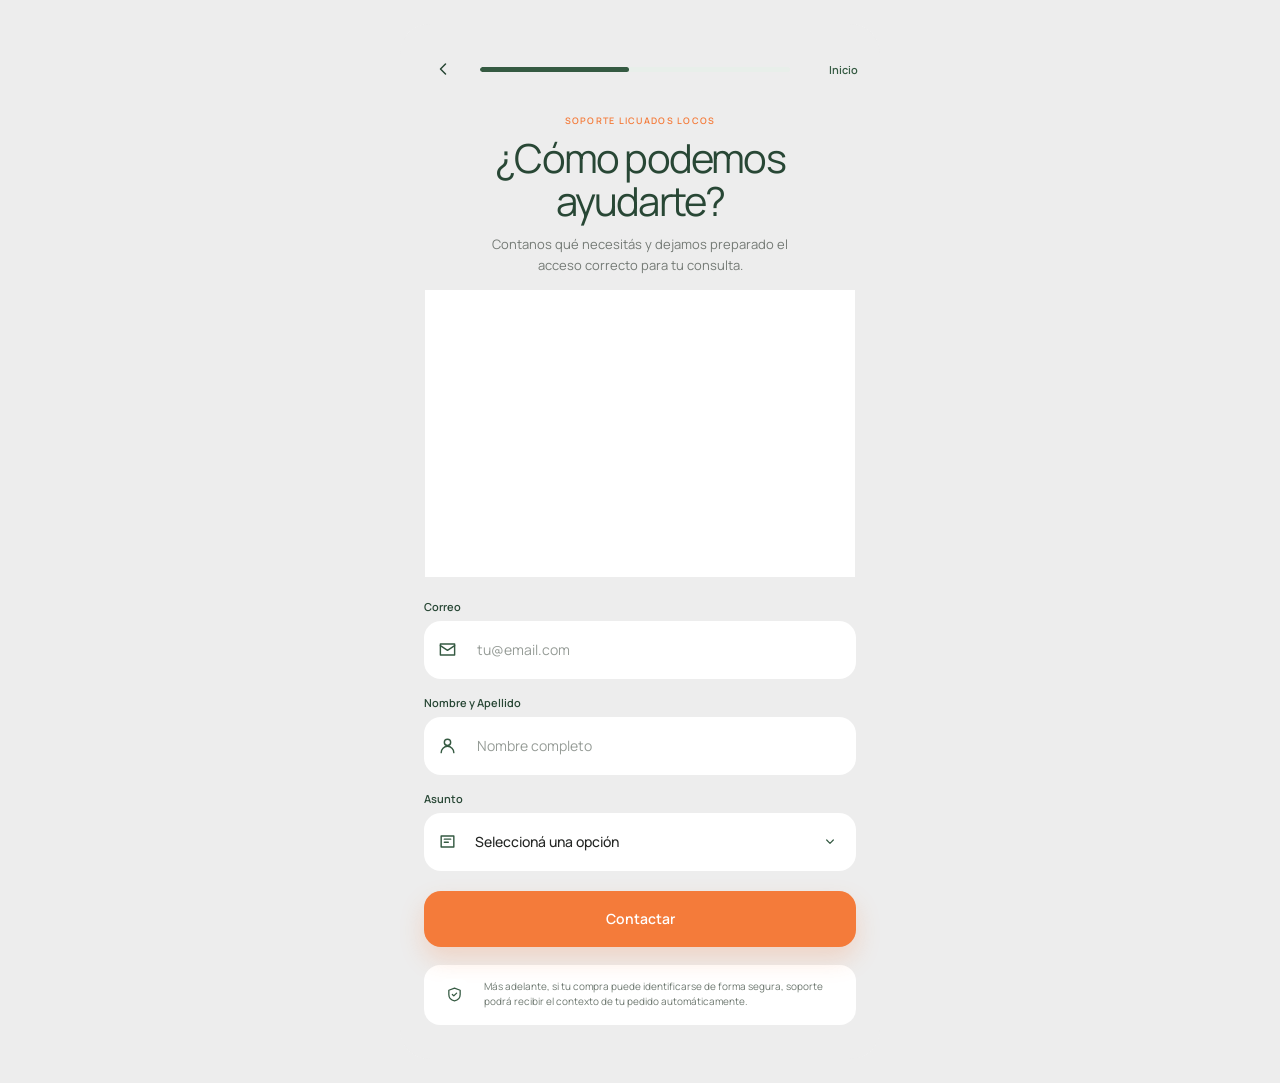
<file: soporte.html>
<!doctype html>
<html lang="es">
<head>
  <meta charset="utf-8" />
  <meta name="viewport" content="width=device-width, initial-scale=1, viewport-fit=cover" />
  <meta name="theme-color" content="#ededed" />
  <meta name="description" content="Soporte — Licuados Locos." />
  <title>Soporte · Licuados Locos</title>

  <link rel="preconnect" href="https://fonts.googleapis.com" />
  <link rel="preconnect" href="https://fonts.gstatic.com" crossorigin />
  <link href="https://fonts.googleapis.com/css2?family=Manrope:wght@400;500;600&display=swap" rel="stylesheet" />

  <link rel="stylesheet" href="css/base.css?v=20260919-1818" />
  <link rel="stylesheet" href="css/support.css?v=20260919-1510" />

  <style>
    /* Support surface contract — intentionally inline to avoid stale CSS */
    html,
    body.support-body,
    .support-shell,
    .support-topbar,
    .support-main {
      background: #ededed !important;
      box-shadow: none !important;
    }

    .support-control,
    .support-control:hover,
    .support-control:focus,
    .support-control:focus-within {
      background: #ffffff !important;
      border: 0 !important;
      outline: 0 !important;
      box-shadow: none !important;
      filter: none !important;
    }

    .support-control input,
    .support-control select,
    .support-control input:hover,
    .support-control select:hover,
    .support-control input:focus,
    .support-control select:focus {
      background: transparent !important;
      border: 0 !important;
      outline: 0 !important;
      box-shadow: none !important;
      -webkit-box-shadow: none !important;
    }

    .support-context-note {
      background: #ffffff !important;
      border: 0 !important;
      outline: 0 !important;
      box-shadow: none !important;
    }
  </style>

</head>

<body class="support-body">
  <div class="support-shell">
    <header class="support-topbar">
      <a class="support-topbar__control" href="index.html" aria-label="Volver al inicio">
        <svg viewBox="0 0 24 24" aria-hidden="true">
          <path d="m15 18-6-6 6-6"/>
        </svg>
      </a>

      <div class="support-progress" aria-hidden="true">
        <span></span>
      </div>

      <a class="support-topbar__link" href="index.html">Inicio</a>
    </header>

    <main class="support-main">
      <section class="support-heading">
        <span class="support-heading__eyebrow">SOPORTE LICUADOS LOCOS</span>
        <h1>¿Cómo podemos ayudarte?</h1>
        <p>Contanos qué necesitás y dejamos preparado el acceso correcto para tu consulta.</p>
      </section>

      <section class="support-illustration" aria-label="Excursionistas de Licuados Locos">
        <img
          src="[data-uri]"
          alt=""
          class="support-illustration__image"
        />
      </section>

      <form id="supportForm" class="support-form" novalidate>
        <div class="support-field">
          <label for="supportEmail">Correo</label>
          <div class="support-control">
            <span class="support-control__icon" aria-hidden="true">
              <svg viewBox="0 0 24 24"><path d="M3 5h18v14H3z"/><path d="m3 7 9 6 9-6"/></svg>
            </span>
            <input id="supportEmail" name="email" type="email" autocomplete="email" placeholder="tu@email.com" />
          </div>
          <span class="support-field__error" data-error-for="supportEmail" hidden></span>
        </div>

        <div class="support-field">
          <label for="supportName">Nombre y Apellido</label>
          <div class="support-control">
            <span class="support-control__icon" aria-hidden="true">
              <svg viewBox="0 0 24 24"><circle cx="12" cy="8" r="4"/><path d="M4 21a8 8 0 0 1 16 0"/></svg>
            </span>
            <input id="supportName" name="name" type="text" autocomplete="name" placeholder="Nombre completo" />
          </div>
          <span class="support-field__error" data-error-for="supportName" hidden></span>
        </div>

        <div class="support-field">
          <label for="supportSubject">Asunto</label>
          <div class="support-control support-control--select">
            <span class="support-control__icon" aria-hidden="true">
              <svg viewBox="0 0 24 24"><path d="M4 5h16v14H4z"/><path d="M8 9h8M8 13h5"/></svg>
            </span>
            <select id="supportSubject" name="subject">
              <option value="">Seleccioná una opción</option>
              <option value="order_problem">Problemas con mi pedido</option>
              <option value="order_info">Saber sobre mi pedido</option>
              <option value="change_address">Cambiar domicilio</option>
              <option value="change_delivery_date">Cambiar fecha de entrega</option>
              <option value="other">Otro</option>
            </select>
            <span class="support-control__chevron" aria-hidden="true">
              <svg viewBox="0 0 24 24"><path d="m7 9 5 5 5-5"/></svg>
            </span>
          </div>
          <span class="support-field__error" data-error-for="supportSubject" hidden></span>
        </div>

        <button class="support-submit" type="submit">Contactar</button>
      </form>

      <div class="support-context-note">
        <span class="support-context-note__icon" aria-hidden="true">
          <svg viewBox="0 0 24 24"><path d="M12 3 4 6v6c0 5 3.4 8 8 9 4.6-1 8-4 8-9V6l-8-3Z"/><path d="m9 12 2 2 4-4"/></svg>
        </span>
        <p>
          Más adelante, si tu compra puede identificarse de forma segura, soporte podrá recibir el contexto de tu pedido automáticamente.
        </p>
      </div>
    </main>

    <div id="supportToast" class="toast" role="status" aria-live="polite"></div>
  </div>

  <script src="js/support.js?v=20260919-1510"></script>
  <script src="js/support-session-widget.js?v=20260919-1818"></script>
</body>
</html>
</file>
<file: css/base.css>
:root {
  --type-display: 44px;
  --type-headline: 30px;
  --type-title: 23px;
  --type-body: 15px;
  --type-label: 12px;
  --forest: #355A42;
  --forest-dark: #284735;
  --forest-soft: #E8EFEA;
  --sand: #E8DCC8;
  --sand-soft: #F7F4EE;
  --orange: #F47B3A;
  --orange-dark: #D96C2F;
  --orange-soft: #FFF0E6;
  --ink: #242624;
  --muted: #747A75;
  --line: #E9E6DE;
  --surface: #FFFFFF;
  --page: #ededed;
  --nav-height: 72px;
  --app-width: 480px;
  --shadow-soft: none;
  --shadow-card: none;
}

* {
  box-sizing: border-box;
}

html {
  scroll-behavior: smooth;
  background: var(--page);
}

body {
  margin: 0;
  min-width: 320px;
  color: var(--ink);
  background: var(--page);
  font-family: "Manrope", system-ui, -apple-system, BlinkMacSystemFont, "Segoe UI", sans-serif;
  -webkit-font-smoothing: antialiased;
  text-rendering: optimizeLegibility;
}

body.no-scroll {
  overflow: hidden;
}

button,
input,
select,
textarea {
  font: inherit;
}

button,
a {
  -webkit-tap-highlight-color: transparent;
}

button {
  color: inherit;
}

a {
  color: inherit;
  text-decoration: none;
}

img,
svg {
  display: block;
}

svg {
  width: 1em;
  height: 1em;
  fill: none;
  stroke: currentColor;
  stroke-width: 1.8;
  stroke-linecap: round;
  stroke-linejoin: round;
}

.app-shell {
  width: min(100%, var(--app-width));
  min-height: 100vh;
  margin: 0 auto;
  padding-bottom: calc(var(--nav-height) + env(safe-area-inset-bottom) + 14px);
  background: var(--surface);
  box-shadow: 0 0 36px rgba(0, 0, 0, 0.04);
}

.home-header {
  padding: max(28px, env(safe-area-inset-top)) 24px 8px;
  background: var(--surface);
}

.location-row,
.search-row,
.section-heading,
.sheet-heading,
.sheet-actions,
.toggle-row {
  display: flex;
  align-items: center;
}

.location-row,
.section-heading,
.sheet-heading,
.toggle-row {
  justify-content: space-between;
}

.location-row {
  gap: 14px;
}

.location-copy {
  min-width: 0;
}

.micro-label {
  display: block;
  margin-bottom: 4px;
  color: #a5a5a5;
  font-size: 12px;
  font-weight: 400;
}

.location-button {
  display: inline-flex;
  align-items: center;
  gap: 6px;
  max-width: 100%;
  padding: 0;
  border: 0;
  background: transparent;
  color: var(--forest-dark);
  cursor: pointer;
  font-size: 15px;
  font-weight: 500;
}

.pin-icon {
  display: inline-grid;
  width: 18px;
  height: 18px;
  place-items: center;
  color: var(--forest);
}

.pin-icon svg {
  width: 17px;
  height: 17px;
}

.chevron {
  width: 14px;
  height: 14px;
  color: #555;
}

.notification-button {
  position: relative;
  display: grid;
  width: 38px;
  height: 38px;
  flex: 0 0 38px;
  place-items: center;
  border: 0;
  border-radius: 50%;
  background: var(--sand-soft);
  color: var(--forest-dark);
  cursor: pointer;
}

.notification-button svg {
  width: 19px;
  height: 19px;
}

.notification-dot {
  position: absolute;
  top: 8px;
  right: 8px;
  width: 6px;
  height: 6px;
  border: 1.5px solid #fff;
  border-radius: 50%;
  background: #e6493f;
}

.search-row {
  gap: 10px;
  margin-top: 24px;
}

.search-box {
  display: flex;
  min-width: 0;
  flex: 1;
  align-items: center;
  gap: 10px;
  height: 50px;
  padding: 0 14px;
  border: 1px solid var(--line);
  border-radius: 8px;
  background: #fff;
  color: #b1b1b1;
  box-shadow: 0 4px 18px rgba(0, 0, 0, 0.025);
}

.search-box svg {
  width: 20px;
  height: 20px;
}

.search-box input {
  width: 100%;
  min-width: 0;
  border: 0;
  outline: 0;
  background: transparent;
  color: var(--ink);
  font-size: 14px;
}

.search-box input::placeholder {
  color: #8E948F;
}

.filter-button {
  display: grid;
  width: 50px;
  height: 50px;
  flex: 0 0 50px;
  place-items: center;
  border: 0;
  border-radius: 9px;
  background: var(--orange);
  color: #fff;
  cursor: pointer;
  box-shadow: 0 8px 18px rgba(244, 123, 58, 0.24);
}

.filter-button svg {
  width: 23px;
  height: 23px;
}

.section-heading {
  gap: 18px;
  margin-bottom: 17px;
}

.section-heading h2,
.sheet-heading h2 {
  margin: 0;
  font-size: 23px;
  font-weight: 500;
  line-height: 1.18;
  letter-spacing: -0.035em;
  color: var(--forest-dark);
}

.see-all-button {
  padding: 4px 0;
  border: 0;
  background: transparent;
  color: var(--orange);
  cursor: pointer;
  font-size: 13px;
  font-weight: 500;
}

.primary-button,
.secondary-button {
  min-height: 46px;
  padding: 0 18px;
  border: 0;
  border-radius: 10px;
  cursor: pointer;
  font-size: 14px;
  font-weight: 600;
}

.primary-button {
  background: var(--orange);
  color: #fff;
}

.secondary-button {
  background: var(--sand-soft);
  color: var(--forest-dark);
}

.bottom-nav {
  position: fixed;
  z-index: 60;
  right: 0;
  bottom: 0;
  left: 0;
  display: grid;
  width: min(100%, var(--app-width));
  min-height: calc(var(--nav-height) + env(safe-area-inset-bottom));
  grid-template-columns: repeat(5, minmax(0, 1fr));
  margin: 0 auto;
  padding: 10px 10px calc(8px + env(safe-area-inset-bottom));
  border-top: 1px solid var(--line);
  background: rgba(255, 255, 255, 0.97);
  box-shadow: 0 -8px 24px rgba(0, 0, 0, 0.05);
  backdrop-filter: blur(14px);
}

.bottom-nav__item {
  position: relative;
  display: flex;
  min-width: 0;
  align-items: center;
  justify-content: center;
  flex-direction: column;
  gap: 5px;
  padding: 2px;
  border: 0;
  background: transparent;
  color: #818781;
  cursor: pointer;
  font-size: 10px;
  font-weight: 500;
}

.bottom-nav__item svg {
  width: 20px;
  height: 20px;
  stroke-width: 1.9;
}

.bottom-nav__item.is-active {
  color: var(--forest);
}

.cart-count {
  position: absolute;
  top: -1px;
  left: calc(50% + 7px);
  display: grid;
  min-width: 15px;
  height: 15px;
  place-items: center;
  padding: 0 4px;
  border: 2px solid #fff;
  border-radius: 999px;
  background: var(--orange);
  color: #fff;
  font-size: 8px;
  font-weight: 700;
}

.sheet-backdrop {
  position: fixed;
  z-index: 120;
  inset: 0;
  display: flex;
  align-items: flex-end;
  justify-content: center;
  background: rgba(0, 0, 0, 0.28);
  opacity: 0;
  transition: opacity 180ms ease;
}

.sheet-backdrop.is-open {
  opacity: 1;
}

.filter-sheet {
  width: min(100%, var(--app-width));
  padding: 10px 22px calc(22px + env(safe-area-inset-bottom));
  border-radius: 24px 24px 0 0;
  background: #fff;
  transform: translateY(18px);
  transition: transform 180ms ease;
}

.sheet-backdrop.is-open .filter-sheet {
  transform: translateY(0);
}

.sheet-handle {
  width: 42px;
  height: 4px;
  margin: 0 auto 18px;
  border-radius: 999px;
  background: #e5e5e5;
}

.sheet-close {
  display: grid;
  width: 34px;
  height: 34px;
  place-items: center;
  border: 0;
  border-radius: 50%;
  background: #f7f7f7;
  cursor: pointer;
  font-size: 22px;
}

.filter-group {
  margin: 22px 0 0;
  padding: 0;
  border: 0;
}

.filter-group legend {
  margin-bottom: 10px;
  font-size: 13px;
  font-weight: 700;
}

.price-options {
  display: flex;
  flex-wrap: wrap;
  gap: 8px;
}

.chip {
  min-height: 36px;
  padding: 0 12px;
  border: 1px solid var(--line);
  border-radius: 999px;
  background: #fff;
  color: #777;
  cursor: pointer;
  font-size: 11px;
  font-weight: 600;
}

.chip.is-selected {
  border-color: #ffd1bb;
  background: var(--orange-soft);
  color: var(--orange);
}

.toggle-row {
  gap: 16px;
  padding: 14px;
  border-radius: 10px;
  background: var(--sand-soft);
}

.toggle-row strong,
.toggle-row small {
  display: block;
}

.toggle-row strong {
  font-size: 12px;
}

.toggle-row small {
  margin-top: 3px;
  color: #969696;
  font-size: 10px;
}

.toggle-row input {
  width: 18px;
  height: 18px;
  accent-color: var(--orange);
}

.sheet-actions {
  gap: 10px;
  margin-top: 24px;
}

.sheet-actions > * {
  flex: 1;
}

.toast {
  position: fixed;
  z-index: 150;
  right: 18px;
  bottom: calc(var(--nav-height) + env(safe-area-inset-bottom) + 14px);
  left: 18px;
  max-width: 410px;
  margin: auto;
  padding: 11px 14px;
  border-radius: 10px;
  background: var(--forest-dark);
  color: #fff;
  font-size: 11px;
  font-weight: 600;
  text-align: center;
  opacity: 0;
  pointer-events: none;
  transform: translateY(8px);
  transition: 160ms ease;
}

.toast.is-visible {
  opacity: 1;
  transform: translateY(0);
}

@media (min-width: 481px) {
  body {
    padding: 24px 0;
  }

  .app-shell {
    min-height: calc(100vh - 48px);
    border-radius: 30px;
    overflow: hidden;
  }

  .bottom-nav {
    bottom: 24px;
    border-radius: 0 0 30px 30px;
  }
}

@media (prefers-reduced-motion: reduce) {
  *,
  *::before,
  *::after {
    scroll-behavior: auto !important;
    transition-duration: 0.01ms !important;
    animation-duration: 0.01ms !important;
  }
}

.sheet-backdrop[hidden] {
  display: none !important;
}


/* GLOBAL FLAT SURFACE CONTRACT
   Licuados Locos: #ededed canvas + white borderless, shadowless surfaces */
html,
body,
.app-shell,
.home-header {
  background: #ededed;
}

.app-shell {
  box-shadow: none;
}

.search-box,
.filter-sheet,
.bottom-nav,
.toggle-row {
  background: #ffffff;
  border: 0;
  box-shadow: none;
}

.search-box:focus-within,
.filter-sheet:focus-within,
.bottom-nav:focus-within,
.toggle-row:focus-within {
  border: 0;
  box-shadow: none;
}

.bottom-nav {
  border-top: 0;
  box-shadow: none;
}

.chip {
  border: 0;
  box-shadow: none;
}


/* ACTIVE CONVERSATION WIDGET */
.conversation-resume-widget {
  position: sticky;
  z-index: 58;
  top: max(10px, env(safe-area-inset-top));
  width: auto;
  margin: 14px 24px 0;
}

.product-intro + .conversation-resume-widget,
.tracking-copy + .conversation-resume-widget,
.route-card + .conversation-resume-widget,
.support-heading + .conversation-resume-widget {
  margin-right: 0;
  margin-left: 0;
}

.conversation-resume-widget__button {
  display: grid;
  width: 100%;
  min-height: 58px;
  grid-template-columns: 38px minmax(0, 1fr) auto;
  align-items: center;
  gap: 10px;
  padding: 9px 12px;
  border: 0;
  border-radius: 17px;
  background: var(--forest);
  color: #ffffff;
  cursor: pointer;
  box-shadow: none;
  text-align: left;
}

.conversation-resume-widget__icon {
  display: grid;
  width: 38px;
  height: 38px;
  place-items: center;
  border-radius: 12px;
  background: rgba(255, 255, 255, .13);
}

.conversation-resume-widget__icon svg {
  width: 19px;
  height: 19px;
}

.conversation-resume-widget__copy {
  display: block;
  min-width: 0;
}

.conversation-resume-widget__label,
.conversation-resume-widget__copy strong {
  display: block;
}

.conversation-resume-widget__label {
  color: rgba(255, 255, 255, .78);
  font-size: 9px;
  font-weight: 500;
}

.conversation-resume-widget__copy strong {
  margin-top: 2px;
  overflow: hidden;
  color: #ffffff;
  font-size: 12px;
  font-weight: 600;
  line-height: 1.35;
  text-overflow: ellipsis;
  white-space: nowrap;
}

.conversation-resume-widget__status {
  display: grid;
  min-width: 24px;
  place-items: center;
  justify-self: end;
}

.conversation-resume-widget__badge {
  display: grid;
  min-width: 24px;
  height: 24px;
  place-items: center;
  padding: 0 6px;
  border: 0;
  border-radius: 999px;
  background: var(--orange);
  color: #ffffff;
  box-shadow: none;
  font-size: 10px;
  font-weight: 700;
  line-height: 1;
}

.conversation-resume-widget__chevron {
  display: grid;
  place-items: center;
  color: rgba(255, 255, 255, .86);
}

.conversation-resume-widget__chevron svg {
  width: 17px;
  height: 17px;
}

@media (max-width: 360px) {
  .conversation-resume-widget {
    margin-right: 18px;
    margin-left: 18px;
  }

  .product-intro + .conversation-resume-widget,
  .tracking-copy + .conversation-resume-widget,
  .route-card + .conversation-resume-widget,
  .support-heading + .conversation-resume-widget {
    margin-right: 0;
    margin-left: 0;
  }
}

/* LICUADOS LOCOS — IMAGELESS STRUCTURAL BUILD */
.product-hero__image,
.product-card__image,
.nearby-card__media img,
.cart-item__image,
.shipment-product img,
.product-support-context img,
.product-support-chat__context img,
.product-support-product-header__row > img {
  background: #e6e6e6;
}
</file>
<file: css/home.css>
.menu-button {
  display: grid;
  width: 38px;
  height: 38px;
  flex: 0 0 38px;
  place-items: center;
  padding: 0;
  border: 0;
  border-radius: 50%;
  background: var(--sand-soft);
  color: var(--forest-dark);
  cursor: pointer;
}

.menu-button svg {
  width: 19px;
  height: 19px;
}

.location-copy {
  flex: 1;
  min-width: 0;
}

.menu-backdrop {
  position: fixed;
  z-index: 140;
  inset: 0;
  display: flex;
  align-items: stretch;
  justify-content: flex-start;
  background: rgba(24, 36, 29, .42);
  opacity: 0;
  transition: opacity 180ms ease;
}

.menu-backdrop[hidden] {
  display: none !important;
}

.menu-backdrop.is-open {
  opacity: 1;
}

.side-menu {
  display: flex;
  width: min(86vw, 360px);
  min-height: 100%;
  flex-direction: column;
  padding: max(26px, env(safe-area-inset-top)) 20px calc(24px + env(safe-area-inset-bottom));
  background: #fff;
  box-shadow: 18px 0 40px rgba(40, 71, 53, .14);
  transform: translateX(-18px);
  transition: transform 180ms ease;
}

.menu-backdrop.is-open .side-menu {
  transform: translateX(0);
}

.side-menu__top {
  display: flex;
  align-items: center;
  justify-content: space-between;
  gap: 16px;
  padding-bottom: 18px;
  border-bottom: 1px solid var(--line);
}

.side-menu__eyebrow {
  display: block;
  margin-bottom: 5px;
  color: var(--orange);
  font-size: 9px;
  font-weight: 600;
  letter-spacing: .14em;
}

.side-menu__top h2 {
  margin: 0;
  color: var(--forest-dark);
  font-size: 28px;
  font-weight: 400;
  letter-spacing: -.04em;
}

.side-menu__close {
  display: grid;
  width: 38px;
  height: 38px;
  place-items: center;
  border: 0;
  border-radius: 50%;
  background: var(--sand-soft);
  color: var(--forest-dark);
  cursor: pointer;
  font-size: 22px;
}

.side-menu__nav {
  display: grid;
  gap: 6px;
  margin-top: 16px;
}

.side-menu__primary-link,
.side-menu__group summary {
  display: flex;
  min-height: 48px;
  align-items: center;
  justify-content: space-between;
  padding: 0 14px;
  border-radius: 14px;
  color: var(--forest-dark);
  font-size: 14px;
  font-weight: 500;
  cursor: pointer;
}

.side-menu__primary-link:hover,
.side-menu__group[open] summary {
  background: var(--forest-soft);
}

.side-menu__group {
  border-radius: 14px;
}

.side-menu__group summary {
  list-style: none;
}

.side-menu__group summary::-webkit-details-marker {
  display: none;
}

.side-menu__group summary::after {
  content: "+";
  color: var(--forest);
  font-size: 18px;
  font-weight: 400;
}

.side-menu__group[open] summary::after {
  content: "−";
}

.side-menu__subnav {
  display: grid;
  gap: 2px;
  padding: 5px 10px 10px 22px;
}

.side-menu__subnav button,
.side-menu__subnav a {
  display: block;
  width: 100%;
  padding: 9px 10px;
  border: 0;
  border-radius: 10px;
  background: transparent;
  color: #737B75;
  cursor: pointer;
  font-size: 12px;
  text-align: left;
}

.side-menu__subnav button:hover,
.side-menu__subnav a:hover {
  background: var(--sand-soft);
  color: var(--forest-dark);
}

.side-menu__footer {
  margin-top: auto;
  padding: 18px 14px 4px;
  border-top: 1px solid var(--line);
}

.side-menu__footer span,
.side-menu__footer strong {
  display: block;
}

.side-menu__footer span {
  color: #8F958F;
  font-size: 10px;
}

.side-menu__footer strong {
  margin-top: 3px;
  color: var(--forest);
  font-size: 13px;
  font-weight: 600;
}

.home-main {
  padding: 12px 0 34px;
}

.categories-section,
.products-section {
  padding: 18px 24px 0;
}

.categories-track {
  display: grid;
  grid-auto-columns: calc((100% - 30px) / 4);
  grid-auto-flow: column;
  gap: 10px;
  overflow-x: auto;
  padding: 2px 0 4px;
  scrollbar-width: none;
  scroll-snap-type: x proximity;
}

.categories-track::-webkit-scrollbar,
.product-rail::-webkit-scrollbar {
  display: none;
}

.category-card {
  display: flex;
  min-width: 0;
  align-items: center;
  justify-content: center;
  flex-direction: column;
  gap: 9px;
  padding: 0;
  border: 0;
  background: transparent;
  color: var(--forest-dark);
  cursor: pointer;
  scroll-snap-align: start;
}

.category-card__icon {
  display: grid;
  width: 64px;
  height: 64px;
  place-items: center;
  overflow: hidden;
  border-radius: 50%;
  background: #f2f2f2;
  color: var(--forest);
  transition: transform 160ms ease, box-shadow 160ms ease;
}

.category-card__icon img {
  width: 100%;
  height: 100%;
  display: block;
  border-radius: inherit;
  object-fit: cover;
}

.category-card__icon svg {
  width: 26px;
  height: 26px;
  stroke-width: 1.9;
}

.category-card__label {
  max-width: 100%;
  overflow: hidden;
  font-size: 11px;
  font-weight: 500;
  letter-spacing: -0.01em;
  text-overflow: ellipsis;
  white-space: nowrap;
}

.category-card.is-active .category-card__icon {
  color: #fff;
  transform: translateY(-2px);
  box-shadow: 0 0 0 2px var(--forest);
}

.category-card.is-active .category-card__label {
  color: var(--forest);
}

.products-section {
  margin-top: 15px;
}

.product-rail {
  display: flex;
  gap: 12px;
  width: auto;
  max-width: none;
  overflow-x: scroll;
  overflow-y: hidden;
  padding: 0 24px 10px 0;
  margin-right: -24px;
  scrollbar-width: none;
  scroll-snap-type: x mandatory;
  scroll-padding-left: 0;
  overscroll-behavior-x: contain;
  touch-action: auto;
  -webkit-overflow-scrolling: touch;
}

.product-card {
  display: block;
  flex: 0 0 78%;
  min-width: 0;
  overflow: hidden;
  padding: 0;
  border: 1px solid #f1f1f1;
  border-radius: 8px;
  background: #fff;
  box-shadow: var(--shadow-card);
  color: inherit;
  cursor: pointer;
  text-align: left;
  scroll-snap-align: start;
  scroll-snap-stop: always;
  appearance: none;
  -webkit-appearance: none;
}

.product-card:focus-visible {
  outline: 2px solid var(--forest);
  outline-offset: 3px;
}

.product-card__media {
  position: relative;
  display: block;
  width: 100%;
  aspect-ratio: 1.55 / 1;
  overflow: hidden;
  background: #efefef;
}

.product-card__image {
  width: 100%;
  height: 100%;
  object-fit: cover;
}

.product-card__badge {
  position: absolute;
  top: 10px;
  left: 10px;
  padding: 5px 8px;
  border-radius: 5px;
  background: rgba(232, 239, 234, 0.94);
  color: var(--forest-dark);
  font-size: 9px;
  font-weight: 600;
}

.product-card__heart {
  position: absolute;
  top: 10px;
  right: 10px;
  display: grid;
  width: 34px;
  height: 34px;
  place-items: center;
  border-radius: 50%;
  background: rgba(255, 255, 255, 0.96);
  color: var(--forest-dark);
  box-shadow: 0 4px 12px rgba(0, 0, 0, 0.08);
}

.product-card__heart svg {
  width: 18px;
  height: 18px;
}

.product-card__body {
  padding: 12px 12px 13px;
}

.product-card__title {
  display: block;
  margin: 0;
  overflow: hidden;
  color: #222;
  font-size: 15px;
  font-weight: 500;
  line-height: 1.3;
  letter-spacing: -0.025em;
  text-overflow: ellipsis;
  white-space: nowrap;
}

.product-card__meta {
  display: flex;
  align-items: center;
  flex-wrap: wrap;
  gap: 7px;
  margin-top: 8px;
  color: #9c9c9c;
  font-size: 10px;
  line-height: 1.35;
}

.meta-item {
  display: inline-flex;
  align-items: center;
  gap: 4px;
}

.meta-item svg {
  width: 12px;
  height: 12px;
  color: var(--forest);
  stroke-width: 2.2;
}

.product-card__footer {
  display: flex;
  align-items: flex-end;
  justify-content: space-between;
  gap: 12px;
  margin-top: 10px;
}

.price-stack {
  min-width: 0;
}

.price-stack strong {
  display: block;
  color: var(--orange);
  font-size: 18px;
  font-weight: 600;
  letter-spacing: -0.035em;
}

.price-stack small {
  display: block;
  margin-top: 2px;
  color: #9f9f9f;
  font-size: 8px;
  text-decoration: line-through;
}

.card-proof {
  display: flex;
  align-items: center;
  gap: 5px;
}

.avatar-stack {
  display: flex;
  align-items: center;
}

.avatar-stack i {
  width: 19px;
  height: 19px;
  margin-left: -5px;
  border: 1.5px solid #fff;
  border-radius: 50%;
  background: var(--sand);
}

.avatar-stack i:first-child {
  margin-left: 0;
  background: #C8B79E;
}

.avatar-stack i:nth-child(2) {
  background: #D9CAA9;
}

.avatar-stack i:nth-child(3) {
  background: #AABCAF;
}

.proof-count {
  display: grid;
  min-width: 25px;
  height: 25px;
  place-items: center;
  padding: 0 4px;
  border-radius: 50%;
  background: var(--orange);
  color: #fff;
  font-size: 7px;
  font-weight: 700;
}

.nearby-section {
  margin-top: 24px;
  padding-bottom: 10px;
}

.nearby-list {
  display: grid;
  gap: 12px;
}

.nearby-card {
  display: grid;
  min-height: 112px;
  grid-template-columns: 118px minmax(0, 1fr);
  overflow: hidden;
  border: 1px solid #f0f0f0;
  border-radius: 8px;
  background: #fff;
  box-shadow: 0 7px 20px rgba(0, 0, 0, 0.045);
}

.nearby-card__media {
  position: relative;
  overflow: hidden;
  background: #eee;
}

.nearby-card__media img {
  width: 100%;
  height: 100%;
  object-fit: cover;
}

.nearby-card__heart {
  position: absolute;
  top: 8px;
  right: 8px;
  display: grid;
  width: 28px;
  height: 28px;
  place-items: center;
  border-radius: 50%;
  background: rgba(255, 255, 255, 0.95);
  color: #777;
}

.nearby-card__heart svg {
  width: 15px;
  height: 15px;
}

.nearby-card__body {
  display: flex;
  min-width: 0;
  justify-content: center;
  flex-direction: column;
  padding: 10px 12px;
}

.nearby-card__category {
  color: var(--forest);
  font-size: 8px;
  font-weight: 600;
}

.nearby-card__title {
  margin-top: 4px;
  overflow: hidden;
  font-size: 14px;
  font-weight: 500;
  line-height: 1.3;
  letter-spacing: -0.02em;
  text-overflow: ellipsis;
  white-space: nowrap;
}

.nearby-card__meta {
  display: flex;
  align-items: center;
  gap: 4px;
  margin-top: 7px;
  color: #999;
  font-size: 8px;
}

.nearby-card__meta svg {
  width: 11px;
  height: 11px;
  color: var(--forest);
}

.nearby-card__price {
  margin-top: 8px;
  color: var(--orange);
  font-size: 15px;
  font-weight: 600;
  letter-spacing: -0.025em;
}

.empty-state {
  margin: 26px 24px 0;
  padding: 32px 20px;
  border: 1px solid #f0f0f0;
  border-radius: 10px;
  background: #fff;
  text-align: center;
}

.empty-state__icon {
  display: grid;
  width: 48px;
  height: 48px;
  margin: 0 auto 12px;
  place-items: center;
  border-radius: 50%;
  background: var(--forest-soft);
  color: var(--forest);
}

.empty-state__icon svg {
  width: 21px;
  height: 21px;
}

.empty-state h3 {
  margin: 0;
  font-size: 20px;
  font-weight: 500;
  letter-spacing: -0.025em;
}

.empty-state p {
  margin: 6px 0 15px;
  color: #999;
  font-size: 11px;
}

@media (max-width: 360px) {
  .home-header,
  .categories-section,
  .products-section {
    padding-right: 18px;
    padding-left: 18px;
  }

  .product-rail {
    margin-right: -18px;
    padding-right: 18px;
  }

  .categories-track {
    grid-auto-columns: calc((100% - 24px) / 4);
    gap: 8px;
  }

  .category-card__icon {
    width: 58px;
    height: 58px;
  }
}

@media (min-width: 420px) {
  .product-card {
    flex-basis: 74%;
  }
}

/* Robust native home menu: visible and operable without JavaScript */
.home-menu-native {
  position: relative;
  z-index: 145;
  flex: 0 0 38px;
}

.home-menu-native > summary {
  list-style: none;
}

.home-menu-native > summary::-webkit-details-marker {
  display: none;
}

.home-menu-native[open]::before {
  content: "";
  position: fixed;
  z-index: 144;
  inset: 0;
  background: rgba(24, 36, 29, .42);
}

.home-menu-panel {
  position: fixed;
  z-index: 146;
  top: 0;
  bottom: 0;
  left: 0;
  display: flex;
  width: min(86vw, 360px);
  flex-direction: column;
  padding: max(26px, env(safe-area-inset-top)) 20px calc(24px + env(safe-area-inset-bottom));
  background: #fff;
  box-shadow: 18px 0 40px rgba(40, 71, 53, .14);
  transform: translateX(-104%);
  transition: transform 180ms ease;
}

.home-menu-native[open] .home-menu-panel {
  transform: translateX(0);
}

.side-menu__group--static {
  padding-bottom: 4px;
}

.side-menu__group-title {
  display: flex;
  min-height: 48px;
  align-items: center;
  padding: 0 14px;
  border-radius: 14px;
  background: var(--forest-soft);
  color: var(--forest-dark);
  font-size: 14px;
  font-weight: 500;
}


/* HOME FLAT SURFACE CONTRACT */
.home-main {
  background: #ededed;
}

.product-card,
.nearby-card,
.empty-state {
  background: #ffffff;
  border: 0;
  box-shadow: none;
}

.product-card:hover,
.product-card:focus,
.product-card:focus-visible,
.nearby-card:hover,
.empty-state:focus-within {
  border: 0;
  box-shadow: none;
}

.product-card:focus-visible {
  outline: 0;
}

.product-card__heart,
.nearby-card__heart {
  box-shadow: none;
}

.side-menu,
.home-menu-panel {
  background: #ffffff;
  box-shadow: none;
}

.side-menu__top,
.side-menu__footer {
  border-color: transparent;
}


/* HOME CART ADD BUTTON */
.product-card__right,
.nearby-card__footer {
  display: flex;
  align-items: center;
  justify-content: flex-end;
  gap: 9px;
}

.nearby-card__footer {
  margin-top: 8px;
  justify-content: space-between;
}

.nearby-card__price {
  margin-top: 0;
}

.card-add-button {
  display: grid;
  width: 36px;
  height: 36px;
  flex: 0 0 36px;
  place-items: center;
  padding: 0;
  border: 0;
  border-radius: 50%;
  background: #e5e5e5;
  color: #111111;
  cursor: pointer;
  box-shadow: none;
}

.card-add-button svg {
  width: 17px;
  height: 17px;
  stroke-width: 2.2;
}

.card-add-button:active {
  transform: scale(.95);
}



/* CATEGORIES FULL-WIDTH RAIL
   The category carousel owns the entire phone width. The heading keeps the
   normal page gutter, but the scrolling viewport itself has no lateral gutter. */
.categories-section {
  padding-left: 0;
  padding-right: 0;
}

.categories-section > .section-heading {
  padding-left: 24px;
  padding-right: 24px;
}

.categories-track {
  width: 100%;
  margin: 0;
  padding: 2px 0 4px;
  grid-auto-columns: calc((100% - 30px) / 4);
  gap: 10px;
  overflow-x: auto;
  scroll-padding-inline: 0;
  scroll-snap-type: x mandatory;
  overscroll-behavior-x: contain;
  -webkit-overflow-scrolling: touch;
}

.category-card {
  scroll-snap-align: start;
  scroll-snap-stop: always;
}

@media (max-width: 360px) {
  .categories-section {
    padding-left: 0;
    padding-right: 0;
  }

  .categories-section > .section-heading {
    padding-left: 18px;
    padding-right: 18px;
  }

  .categories-track {
    grid-auto-columns: calc((100% - 24px) / 4);
    gap: 8px;
    padding-left: 0;
    padding-right: 0;
  }
}


/* HOME BANNER CAROUSEL */
.home-banner-carousel {
  width: auto;
  margin-top: 16px;
  margin-left: -24px;
  margin-right: -24px;
  overflow: visible;
}

.home-banner-track {
  display: flex;
  gap: 10px;
  width: 100%;
  overflow-x: auto;
  overflow-y: hidden;
  padding-left: 24px;
  padding-right: 0;
  scroll-padding-left: 24px;
  scroll-snap-type: x mandatory;
  scrollbar-width: none;
  overscroll-behavior-x: contain;
  -webkit-overflow-scrolling: touch;
}

.home-banner-track::-webkit-scrollbar {
  display: none;
}

.home-banner-slide {
  flex: 0 0 calc(100% - 48px);
  min-width: 0;
  overflow: hidden;
  border-radius: 4px;
  background: transparent;
  box-shadow: none;
  scroll-snap-align: start;
  scroll-snap-stop: always;
}

.home-banner-slide img {
  display: block;
  width: 100%;
  aspect-ratio: 1536 / 658;
  object-fit: cover;
  object-position: center;
  border-radius: inherit;
  box-shadow: none;
  user-select: none;
  -webkit-user-drag: none;
}

@media (max-width: 360px) {
  .home-banner-carousel {
    margin-left: -18px;
    margin-right: -18px;
  }

  .home-banner-track {
    padding-left: 18px;
    scroll-padding-left: 18px;
  }

  .home-banner-slide {
    flex-basis: calc(100% - 36px);
  }
}


/* MIX COMBINADOS — full-width horizontal rail */
.mix-section {
  padding-left: 0;
  padding-right: 0;
}

.mix-section > .section-heading {
  padding-left: 24px;
  padding-right: 24px;
}

.section-heading__copy {
  min-width: 0;
}

.section-heading__copy p {
  margin: 4px 0 0;
  color: #8f8f8f;
  font-size: 10px;
  font-weight: 400;
  line-height: 1.35;
}

.mix-section .product-rail {
  width: 100%;
  margin-right: 0;
  padding: 0 0 10px;
  gap: 12px;
  overflow-x: auto;
  scroll-padding-inline: 0;
}

.mix-section .product-card {
  flex: 0 0 78%;
  scroll-snap-align: start;
  scroll-snap-stop: always;
}

@media (max-width: 360px) {
  .mix-section {
    padding-left: 0;
    padding-right: 0;
  }

  .mix-section > .section-heading {
    padding-left: 18px;
    padding-right: 18px;
  }

  .mix-section .product-rail {
    padding-left: 0;
    padding-right: 0;
  }
}
</file>
<file: css/cart.css>
.cart-page,
.cart-shell,
.cart-main {
  background: #ededed;
}

.cart-page {
  min-height: 100vh;
}

.cart-shell {
  width: min(100%, var(--app-width));
  min-height: 100vh;
  margin: 0 auto;
  padding-bottom: calc(100px + env(safe-area-inset-bottom));
}

.cart-header {
  display: grid;
  grid-template-columns: 42px minmax(0, 1fr) 36px;
  align-items: center;
  gap: 12px;
  padding: max(24px, env(safe-area-inset-top)) 22px 15px;
  background: #ededed;
}

.cart-back {
  display: grid;
  width: 42px;
  height: 42px;
  place-items: center;
  border-radius: 14px;
  background: #ffffff;
  color: var(--forest-dark);
}

.cart-back svg {
  width: 20px;
  height: 20px;
}

.cart-heading {
  min-width: 0;
}

.cart-heading span {
  display: block;
  color: var(--orange);
  font-size: 8px;
  font-weight: 600;
  letter-spacing: .14em;
}

.cart-heading h1 {
  margin: 3px 0 0;
  color: var(--forest-dark);
  font-size: 27px;
  font-weight: 400;
  line-height: 1.1;
  letter-spacing: -.04em;
}

.cart-header-count {
  display: grid;
  min-width: 32px;
  height: 32px;
  place-items: center;
  padding: 0 7px;
  border-radius: 999px;
  background: #ffffff;
  color: var(--forest-dark);
  font-size: 10px;
  font-weight: 600;
}

.cart-main {
  padding: 10px 22px 22px;
}

.cart-list {
  display: grid;
  gap: 12px;
}

.cart-item {
  position: relative;
  display: grid;
  grid-template-columns: 96px minmax(0, 1fr);
  gap: 12px;
  min-height: 128px;
  padding: 11px;
  border: 0;
  border-radius: 20px;
  background: #ffffff;
  box-shadow: none;
}

.cart-item__image-link {
  display: block;
  overflow: hidden;
  border-radius: 15px;
  background: #ededed;
}

.cart-item__image {
  width: 100%;
  height: 100%;
  min-height: 106px;
  object-fit: cover;
}

.cart-item__content {
  display: flex;
  min-width: 0;
  flex-direction: column;
  padding: 2px 2px 1px 0;
}

.cart-item__top {
  display: grid;
  grid-template-columns: minmax(0, 1fr) 32px;
  gap: 8px;
  align-items: start;
}

.cart-item__type {
  display: block;
  margin-bottom: 4px;
  color: var(--forest);
  font-size: 8px;
  font-weight: 600;
  letter-spacing: .04em;
  text-transform: uppercase;
}

.cart-item__title {
  display: -webkit-box;
  overflow: hidden;
  color: var(--ink);
  font-size: 13px;
  font-weight: 600;
  line-height: 1.35;
  letter-spacing: -.02em;
  -webkit-box-orient: vertical;
  -webkit-line-clamp: 2;
}

.cart-item__remove {
  display: grid;
  width: 32px;
  height: 32px;
  place-items: center;
  padding: 0;
  border: 0;
  border-radius: 50%;
  background: #ededed;
  color: #4b4b4b;
  cursor: pointer;
}

.cart-item__remove svg {
  width: 15px;
  height: 15px;
}

.cart-item__price {
  display: block;
  margin-top: 8px;
  color: var(--orange);
  font-size: 15px;
  font-weight: 600;
  letter-spacing: -.03em;
}

.cart-item__bottom {
  display: flex;
  align-items: flex-end;
  justify-content: space-between;
  gap: 10px;
  margin-top: auto;
  padding-top: 10px;
}

.cart-quantity {
  display: flex;
  align-items: center;
  gap: 8px;
}

.cart-quantity button {
  display: grid;
  width: 32px;
  height: 32px;
  place-items: center;
  padding: 0;
  border: 0;
  border-radius: 50%;
  background: #ededed;
  color: #111111;
  cursor: pointer;
  box-shadow: none;
  font-size: 18px;
  line-height: 1;
}

.cart-quantity span {
  min-width: 18px;
  color: var(--ink);
  font-size: 12px;
  font-weight: 600;
  text-align: center;
}

.cart-item__subtotal {
  color: #7e7e7e;
  font-size: 9px;
  text-align: right;
}

.cart-item__subtotal strong {
  display: block;
  margin-top: 2px;
  color: var(--forest-dark);
  font-size: 11px;
  font-weight: 600;
}

.cart-empty {
  padding: 54px 24px;
  border: 0;
  border-radius: 22px;
  background: #ffffff;
  box-shadow: none;
  text-align: center;
}

.cart-empty__icon {
  display: grid;
  width: 58px;
  height: 58px;
  margin: 0 auto 14px;
  place-items: center;
  border-radius: 50%;
  background: #ededed;
  color: var(--forest);
}

.cart-empty__icon svg {
  width: 25px;
  height: 25px;
}

.cart-empty h2 {
  margin: 0;
  color: var(--forest-dark);
  font-size: 22px;
  font-weight: 500;
  letter-spacing: -.03em;
}

.cart-empty p {
  margin: 8px auto 17px;
  max-width: 240px;
  color: #858585;
  font-size: 10px;
  line-height: 1.5;
}

.cart-empty a {
  display: inline-flex;
  min-height: 44px;
  align-items: center;
  justify-content: center;
  padding: 0 17px;
  border-radius: 14px;
  background: var(--forest);
  color: #ffffff;
  font-size: 11px;
  font-weight: 600;
}

.cart-checkout {
  position: fixed;
  z-index: 70;
  right: 0;
  bottom: 0;
  left: 0;
  display: grid;
  width: min(100%, var(--app-width));
  grid-template-columns: minmax(0, .72fr) minmax(0, 1.28fr);
  align-items: center;
  gap: 14px;
  margin: 0 auto;
  padding: 12px 22px calc(12px + env(safe-area-inset-bottom));
  background: #ffffff;
  box-shadow: none;
}

.cart-checkout[hidden] {
  display: none !important;
}

.cart-checkout__total span,
.cart-checkout__total strong {
  display: block;
}

.cart-checkout__total span {
  color: #909090;
  font-size: 9px;
}

.cart-checkout__total strong {
  margin-top: 2px;
  color: var(--orange);
  font-size: 19px;
  font-weight: 600;
  letter-spacing: -.04em;
}

.cart-checkout button {
  min-height: 54px;
  border: 0;
  border-radius: 17px;
  background: var(--orange);
  color: #ffffff;
  cursor: pointer;
  box-shadow: none;
  font-size: 13px;
  font-weight: 600;
}

.cart-toast {
  position: fixed;
  z-index: 90;
  right: 18px;
  bottom: calc(94px + env(safe-area-inset-bottom));
  left: 18px;
  width: min(calc(100% - 36px), 420px);
  margin: auto;
  padding: 11px 14px;
  border-radius: 13px;
  background: var(--forest-dark);
  color: #ffffff;
  font-size: 10px;
  font-weight: 600;
  text-align: center;
  opacity: 0;
  pointer-events: none;
  transform: translateY(8px);
  transition: opacity 160ms ease, transform 160ms ease;
}

.cart-toast.is-visible {
  opacity: 1;
  transform: translateY(0);
}

@media (max-width: 360px) {
  .cart-main,
  .cart-header {
    padding-right: 18px;
    padding-left: 18px;
  }

  .cart-item {
    grid-template-columns: 86px minmax(0, 1fr);
  }
}

@media (min-width: 481px) {
  .cart-page {
    padding: 24px 0;
  }

  .cart-shell {
    min-height: calc(100vh - 48px);
    overflow: hidden;
    border-radius: 30px;
  }

  .cart-checkout {
    bottom: 24px;
    border-radius: 0 0 30px 30px;
  }
}
</file>
<file: css/auth.css>
.auth-body {
  min-height: 100vh;
  background: #ededed;
}

.auth-shell {
  position: relative;
  width: min(100%, var(--app-width));
  min-height: 100vh;
  margin: 0 auto;
  overflow: hidden;
  background: #ededed;
}

.auth-welcome {
  position: relative;
  min-height: 100dvh;
  overflow: hidden;
  background: #0E2741;
}

.auth-welcome__image,
.auth-login-hero img {
  width: 100%;
  height: 100%;
  object-fit: cover;
}

.auth-welcome__image {
  position: absolute;
  inset: 0;
}

.auth-welcome__shade {
  position: absolute;
  inset: 0;
  background:
    linear-gradient(180deg, rgba(4, 19, 38, .46) 0%, rgba(4, 19, 38, .06) 38%, rgba(4, 19, 38, .16) 68%, rgba(4, 19, 38, .62) 100%);
}

.auth-back-home,
.auth-login-back {
  display: grid;
  width: 42px;
  height: 42px;
  place-items: center;
  border: 0;
  border-radius: 14px;
  background: rgba(255,255,255,.94);
  color: var(--forest-dark);
  box-shadow: none;
}

.auth-back-home {
  position: absolute;
  z-index: 5;
  top: max(18px, env(safe-area-inset-top));
  left: 18px;
}

.auth-back-home svg,
.auth-login-back svg {
  width: 20px;
  height: 20px;
}

.auth-access-panel {
  position: absolute;
  z-index: 4;
  top: max(76px, calc(env(safe-area-inset-top) + 66px));
  right: 18px;
  left: 18px;
  display: grid;
  gap: 9px;
}

.auth-access-button {
  display: grid;
  width: 100%;
  min-height: 54px;
  grid-template-columns: 28px minmax(0, 1fr) 28px;
  align-items: center;
  padding: 0 16px;
  border: 0;
  border-radius: 17px;
  cursor: pointer;
  box-shadow: none;
  font-size: 13px;
  font-weight: 600;
  text-align: center;
}

.auth-access-button--primary {
  background: var(--orange);
  color: #fff;
}

.auth-access-button--google,
.auth-access-button--secondary {
  background: #fff;
  color: var(--forest-dark);
}

.auth-access-button--secondary {
  display: flex;
  justify-content: center;
}

.auth-access-button__icon,
.auth-google-mark {
  display: grid;
  width: 28px;
  height: 28px;
  place-items: center;
  justify-self: start;
  border-radius: 9px;
}

.auth-access-button__icon {
  background: rgba(255,255,255,.14);
}

.auth-access-button__icon svg {
  width: 16px;
  height: 16px;
}

.auth-google-mark {
  background: #ededed;
  color: #4285F4;
  font-size: 16px;
  font-weight: 600;
}

.auth-welcome__brand {
  position: absolute;
  z-index: 3;
  right: 22px;
  bottom: max(26px, calc(env(safe-area-inset-bottom) + 20px));
  left: 22px;
  color: #fff;
}

.auth-welcome__brand span,
.auth-welcome__brand strong {
  display: block;
}

.auth-welcome__brand span {
  color: rgba(255,255,255,.76);
  font-size: 9px;
  font-weight: 600;
  letter-spacing: .16em;
}

.auth-welcome__brand strong {
  max-width: 280px;
  margin-top: 5px;
  font-size: 22px;
  font-weight: 500;
  line-height: 1.2;
  letter-spacing: -.03em;
}

.auth-login-screen {
  min-height: 100dvh;
  background: #ededed;
}

.auth-login-screen[hidden] {
  display: none !important;
}

.auth-login-hero {
  position: relative;
  height: clamp(270px, 39vh, 410px);
  overflow: hidden;
  background: #0E2741;
}

.auth-login-hero img {
  position: absolute;
  inset: 0;
  object-position: center 72%;
}

.auth-login-hero__shade {
  position: absolute;
  inset: 0;
  background: linear-gradient(180deg, rgba(4,19,38,.18), rgba(4,19,38,.08));
}

.auth-login-back {
  position: absolute;
  z-index: 3;
  top: max(18px, env(safe-area-inset-top));
  left: 18px;
  cursor: pointer;
}

.auth-login-card {
  position: relative;
  z-index: 5;
  min-height: calc(61dvh + 28px);
  margin-top: -28px;
  padding: 10px 24px calc(30px + env(safe-area-inset-bottom));
  border: 0;
  border-radius: 30px 30px 0 0;
  background: #ededed;
  box-shadow: none;
}

.auth-login-card__handle {
  width: 46px;
  height: 4px;
  margin: 0 auto 22px;
  border-radius: 999px;
  background: #c9c9c9;
}

.auth-login-heading > span {
  display: block;
  color: var(--orange);
  font-size: 9px;
  font-weight: 600;
  letter-spacing: .15em;
}

.auth-login-heading h1 {
  margin: 6px 0 0;
  color: var(--forest-dark);
  font-size: 31px;
  font-weight: 400;
  line-height: 1.1;
  letter-spacing: -.045em;
}

.auth-login-heading p {
  margin: 8px 0 0;
  color: #818181;
  font-size: 11px;
}

.auth-login-form {
  display: grid;
  gap: 15px;
  margin-top: 22px;
}

.auth-field {
  display: grid;
  gap: 7px;
}

.auth-field > label {
  color: var(--forest-dark);
  font-size: 10px;
  font-weight: 600;
}

.auth-control {
  display: grid;
  min-height: 58px;
  grid-template-columns: 28px minmax(0,1fr) auto;
  align-items: center;
  gap: 8px;
  padding: 0 14px;
  border: 0;
  border-radius: 17px;
  background: #fff;
  box-shadow: none;
}

.auth-control:focus-within {
  border: 0;
  outline: 0;
  box-shadow: none;
}

.auth-control__icon {
  color: var(--forest);
}

.auth-control__icon svg {
  width: 18px;
  height: 18px;
}

.auth-control input {
  width: 100%;
  min-width: 0;
  border: 0;
  outline: 0;
  background: transparent;
  color: var(--ink);
  box-shadow: none;
  font-size: 13px;
}

.auth-control input::placeholder {
  color: #9a9a9a;
}

.auth-password-toggle {
  display: grid;
  width: 32px;
  height: 32px;
  place-items: center;
  padding: 0;
  border: 0;
  border-radius: 10px;
  background: transparent;
  color: #909090;
  cursor: pointer;
}

.auth-password-toggle svg {
  width: 17px;
  height: 17px;
}

.auth-field-error {
  color: #b64a3a;
  font-size: 9px;
}

.auth-forgot {
  justify-self: end;
  padding: 0;
  border: 0;
  background: transparent;
  color: var(--orange);
  cursor: pointer;
  font-size: 9px;
  font-weight: 600;
}

.auth-submit {
  width: 100%;
  min-height: 56px;
  margin-top: 2px;
  border: 0;
  border-radius: 17px;
  background: var(--orange);
  color: #fff;
  cursor: pointer;
  box-shadow: none;
  font-size: 14px;
  font-weight: 600;
}

.auth-divider {
  display: flex;
  align-items: center;
  gap: 12px;
  margin: 20px 0 14px;
  color: #999;
  font-size: 9px;
}

.auth-divider::before,
.auth-divider::after {
  height: 1px;
  flex: 1;
  background: #dcdcdc;
  content: "";
}

.auth-card-google {
  display: grid;
  width: 100%;
  min-height: 54px;
  grid-template-columns: 28px minmax(0,1fr) 28px;
  align-items: center;
  padding: 0 15px;
  border: 0;
  border-radius: 17px;
  background: #fff;
  color: var(--forest-dark);
  cursor: pointer;
  box-shadow: none;
  font-size: 12px;
  font-weight: 600;
}

.auth-create-copy {
  margin: 17px 0 0;
  color: #858585;
  font-size: 10px;
  text-align: center;
}

.auth-create-copy button {
  padding: 0;
  border: 0;
  background: transparent;
  color: var(--orange);
  cursor: pointer;
  font-weight: 600;
}

.auth-toast {
  position: fixed;
  z-index: 40;
  right: 18px;
  bottom: max(20px, calc(env(safe-area-inset-bottom) + 14px));
  left: 18px;
  width: min(calc(100% - 36px), 420px);
  margin: 0 auto;
  padding: 11px 14px;
  border-radius: 13px;
  background: var(--forest-dark);
  color: #fff;
  font-size: 10px;
  font-weight: 600;
  text-align: center;
  opacity: 0;
  pointer-events: none;
  transform: translateY(8px);
  transition: opacity 160ms ease, transform 160ms ease;
}

.auth-toast.is-visible {
  opacity: 1;
  transform: translateY(0);
}

@media (min-width: 481px) {
  .auth-body {
    padding: 24px 0;
  }

  .auth-shell,
  .auth-welcome,
  .auth-login-screen {
    min-height: calc(100vh - 48px);
    border-radius: 30px;
  }

  .auth-shell {
    overflow: hidden;
  }
}
</file>
<file: css/product.css>
.product-body {
  background: var(--page);
}

.product-shell {
  position: relative;
  width: min(100%, var(--app-width));
  min-height: 100vh;
  margin: 0 auto;
  padding-bottom: calc(82px + env(safe-area-inset-bottom));
  background: #fff;
  box-shadow: 0 0 36px rgba(0, 0, 0, 0.05);
}

.product-hero {
  position: relative;
  height: 70svh;
  min-height: 520px;
  max-height: 760px;
  overflow: hidden;
  background: var(--sand-soft);
}

.product-hero__image {
  width: 100%;
  height: 100%;
  object-fit: cover;
  object-position: center top;
}

.product-hero__shade {
  position: absolute;
  inset: 0;
  background: linear-gradient(180deg, rgba(0, 0, 0, 0.18) 0%, rgba(0, 0, 0, 0) 32%, rgba(0, 0, 0, 0.1) 100%);
  pointer-events: none;
}

.product-topbar {
  position: absolute;
  z-index: 5;
  top: max(18px, env(safe-area-inset-top));
  right: 18px;
  left: 18px;
  display: flex;
  align-items: center;
  justify-content: space-between;
}

.product-topbar__actions {
  display: flex;
  gap: 10px;
}

.round-control {
  display: grid;
  width: 44px;
  height: 44px;
  place-items: center;
  border: 0;
  border-radius: 50%;
  background: rgba(255, 255, 255, 0.96);
  color: var(--forest-dark);
  cursor: pointer;
  box-shadow: 0 5px 18px rgba(0, 0, 0, 0.08);
  backdrop-filter: blur(8px);
}

.round-control svg {
  width: 21px;
  height: 21px;
  stroke-width: 2;
}

.round-control.is-favorite {
  color: var(--orange);
}

.round-control.is-favorite svg {
  fill: currentColor;
}

.gallery-pill {
  position: absolute;
  z-index: 5;
  top: 43%;
  left: 50%;
  display: inline-flex;
  align-items: center;
  gap: 8px;
  min-height: 48px;
  padding: 0 16px;
  border: 0;
  border-radius: 13px;
  background: rgba(40, 71, 53, 0.78);
  color: #fff;
  cursor: pointer;
  transform: translate(-50%, -50%);
  backdrop-filter: blur(8px);
  font-size: 13px;
  font-weight: 500;
}

.gallery-pill__icon {
  display: grid;
  width: 28px;
  height: 28px;
  place-items: center;
  border-radius: 50%;
  background: #fff;
  color: var(--forest-dark);
}

.gallery-pill__icon svg {
  width: 14px;
  height: 14px;
}

.product-sheet {
  position: relative;
  z-index: 10;
  margin-top: -28px;
  padding: 10px 28px 110px;
  border-radius: 30px 30px 0 0;
  background: #fff;
}

.product-sheet__handle {
  width: 46px;
  height: 4px;
  margin: 0 auto 24px;
  border-radius: 999px;
  background: #e7e7e7;
}

.product-category {
  display: block;
  margin-bottom: 9px;
  color: var(--orange);
  font-size: 12px;
  font-weight: 500;
  letter-spacing: 0.01em;
  text-transform: capitalize;
}

.product-intro h1 {
  margin: 0;
  font-size: clamp(32px, 9vw, 42px);
  font-weight: 400;
  line-height: 1.08;
  letter-spacing: -0.045em;
}

.product-facts {
  display: flex;
  align-items: center;
  flex-wrap: wrap;
  gap: 12px;
  margin-top: 14px;
}

.fact-item {
  display: inline-flex;
  align-items: center;
  gap: 5px;
  color: #848484;
  font-size: 10px;
  font-weight: 500;
}

.fact-item svg {
  width: 14px;
  height: 14px;
  color: var(--forest);
  stroke-width: 2.1;
}

.social-row {
  display: flex;
  align-items: center;
  justify-content: space-between;
  gap: 14px;
  margin-top: 21px;
}

.buyers-cluster {
  display: flex;
  align-items: center;
  gap: 8px;
}

.buyer-avatars {
  display: flex;
}

.buyer-avatars i {
  width: 25px;
  height: 25px;
  margin-left: -7px;
  border: 2px solid #fff;
  border-radius: 50%;
  background: var(--sand);
}

.buyer-avatars i:first-child {
  margin-left: 0;
  background: #C9A77F;
}

.buyer-avatars i:nth-child(2) {
  background: #D8C8A8;
}

.buyer-avatars i:nth-child(3) {
  background: #A8B9AC;
}

.buyer-avatars i:nth-child(4) {
  background: #9FB0A4;
}

.buyers-count {
  color: #555;
  font-size: 11px;
  font-weight: 600;
}

.reviews-link,
.inline-link {
  padding: 0;
  border: 0;
  background: transparent;
  color: var(--orange);
  cursor: pointer;
  font-size: 11px;
  font-weight: 600;
}

.detail-section,
.seller-section,
.delivery-section,
.features-section {
  margin-top: 30px;
}

.detail-section h2,
.seller-section h2,
.delivery-section h2,
.features-section h2 {
  margin: 0;
  color: var(--forest-dark);
  font-size: 22px;
  font-weight: 500;
  line-height: 1.18;
  letter-spacing: -0.035em;
}

.detail-section p {
  display: -webkit-box;
  overflow: hidden;
  margin: 12px 0 0;
  color: #737373;
  font-size: 14px;
  font-weight: 400;
  line-height: 1.62;
  -webkit-box-orient: vertical;
  -webkit-line-clamp: 3;
}

.detail-section.is-expanded p {
  display: block;
}

.detail-section .inline-link {
  margin-top: 6px;
}

.seller-row {
  display: flex;
  align-items: center;
  justify-content: space-between;
  gap: 14px;
  margin-top: 13px;
}

.seller-identity {
  display: flex;
  min-width: 0;
  align-items: center;
  gap: 10px;
}

.seller-avatar {
  display: grid;
  width: 44px;
  height: 44px;
  flex: 0 0 44px;
  place-items: center;
  border-radius: 50%;
  background: linear-gradient(135deg, var(--forest), var(--forest-dark));
  color: #fff;
  font-size: 12px;
  font-weight: 700;
}

.seller-identity strong,
.seller-identity span {
  display: block;
}

.seller-identity strong {
  overflow: hidden;
  font-size: 14px;
  font-weight: 500;
  letter-spacing: -0.015em;
  text-overflow: ellipsis;
  white-space: nowrap;
}

.seller-identity span {
  margin-top: 3px;
  color: #aaa;
  font-size: 9px;
}

.seller-actions {
  display: flex;
  gap: 9px;
}

.seller-actions button {
  display: grid;
  width: 36px;
  height: 36px;
  place-items: center;
  border: 0;
  border-radius: 50%;
  background: var(--forest-soft);
  color: var(--forest);
  cursor: pointer;
}

.seller-actions svg {
  width: 17px;
  height: 17px;
}

.delivery-section {
  display: flex;
  align-items: flex-end;
  justify-content: space-between;
  gap: 16px;
}

.delivery-section p {
  margin: 7px 0 0;
  color: #8d8d8d;
  font-size: 10px;
}

.feature-list {
  display: grid;
  gap: 9px;
  margin-top: 12px;
}

.feature-item {
  display: flex;
  align-items: center;
  gap: 9px;
  color: #767676;
  font-size: 13px;
  line-height: 1.4;
}

.feature-item__check {
  display: grid;
  width: 22px;
  height: 22px;
  flex: 0 0 22px;
  place-items: center;
  border-radius: 50%;
  background: var(--forest-soft);
  color: var(--forest);
}

.feature-item__check svg {
  width: 12px;
  height: 12px;
  stroke-width: 2.2;
}

.purchase-bar {
  position: fixed;
  z-index: 70;
  right: 0;
  bottom: 0;
  left: 0;
  display: grid;
  width: min(100%, var(--app-width));
  min-height: calc(80px + env(safe-area-inset-bottom));
  grid-template-columns: minmax(0, 1fr) 1.2fr;
  align-items: center;
  gap: 14px;
  margin: 0 auto;
  padding: 10px 24px calc(10px + env(safe-area-inset-bottom));
  border-top: 1px solid #f0f0f0;
  background: rgba(255, 255, 255, 0.97);
  box-shadow: 0 -10px 24px rgba(0, 0, 0, 0.05);
  backdrop-filter: blur(12px);
}

.purchase-price {
  min-width: 0;
}

.purchase-price span,
.purchase-price strong,
.purchase-price small {
  display: block;
}

.purchase-price span {
  color: #9a9a9a;
  font-size: 9px;
}

.purchase-price strong {
  margin-top: 2px;
  color: var(--orange);
  font-size: 21px;
  font-weight: 600;
  letter-spacing: -0.04em;
}

.purchase-price small {
  margin-top: 1px;
  color: #b0b0b0;
  font-size: 8px;
  text-decoration: line-through;
}

.buy-button {
  min-height: 50px;
  border: 0;
  border-radius: 13px;
  background: var(--orange);
  color: #fff;
  cursor: pointer;
  box-shadow: 0 10px 20px rgba(244, 123, 58, 0.22);
  font-size: 14px;
  font-weight: 600;
  letter-spacing: -0.01em;
}

.product-toast {
  bottom: calc(88px + env(safe-area-inset-bottom));
}

@media (max-width: 360px) {
  .product-sheet {
    padding-right: 22px;
    padding-left: 22px;
  }

  .purchase-bar {
    padding-right: 18px;
    padding-left: 18px;
  }
}

@media (min-width: 481px) {
  .product-body {
    padding: 24px 0;
  }

  .product-shell {
    min-height: calc(100vh - 48px);
    overflow: hidden;
    border-radius: 30px;
  }

  .purchase-bar {
    bottom: 24px;
    border-radius: 0 0 30px 30px;
  }
}

/* PRODUCT / COMBO SURFACE CONTRACT — restored approved continuous layout */
.product-body {
  background: #ededed;
}

.product-shell {
  background: #ffffff;
  box-shadow: none;
}

.product-sheet {
  background: #ffffff;
}

.product-intro,
.detail-section,
.seller-section,
.delivery-section,
.features-section {
  background: transparent;
  border: 0;
  border-radius: 0;
  box-shadow: none;
  padding: 0;
}

.detail-section,
.seller-section,
.delivery-section,
.features-section {
  margin-top: 30px;
}

.seller-actions button,
.feature-item__check {
  border: 0;
  box-shadow: none;
}

.purchase-bar {
  background: #ffffff;
  border: 0;
  border-top: 0;
  box-shadow: none;
  backdrop-filter: none;
}

/* PRODUCT SUPPORT SHEET */
.product-support-backdrop {
  position: fixed;
  z-index: 180;
  inset: 0;
  display: flex;
  align-items: flex-end;
  justify-content: center;
  background: rgba(24, 36, 29, .42);
  opacity: 0;
  transition: opacity 180ms ease;
}

.product-support-backdrop[hidden] {
  display: none !important;
}

.product-support-backdrop.is-open {
  opacity: 1;
}

.product-support-sheet {
  width: min(100%, var(--app-width));
  max-height: min(88vh, 760px);
  overflow-y: auto;
  padding: 10px 22px calc(24px + env(safe-area-inset-bottom));
  border: 0;
  border-radius: 28px 28px 0 0;
  background: #ededed;
  box-shadow: none;
  transform: translateY(28px);
  transition: transform 180ms ease;
}

.product-support-backdrop.is-open .product-support-sheet {
  transform: translateY(0);
}

.product-support-sheet__handle {
  width: 46px;
  height: 4px;
  margin: 0 auto 18px;
  border-radius: 999px;
  background: #c9c9c9;
}

.product-support-sheet__header {
  display: flex;
  align-items: flex-start;
  justify-content: space-between;
  gap: 16px;
}

.product-support-sheet__eyebrow {
  display: block;
  margin-bottom: 6px;
  color: var(--orange);
  font-size: 9px;
  font-weight: 600;
  letter-spacing: .14em;
}

.product-support-sheet__header h2 {
  margin: 0;
  color: var(--forest-dark);
  font-size: 27px;
  font-weight: 400;
  line-height: 1.08;
  letter-spacing: -.04em;
}

.product-support-sheet__close {
  display: grid;
  width: 38px;
  height: 38px;
  flex: 0 0 38px;
  place-items: center;
  border: 0;
  border-radius: 50%;
  background: #fff;
  color: var(--forest-dark);
  cursor: pointer;
  box-shadow: none;
  font-size: 22px;
}

.product-support-context {
  display: grid;
  grid-template-columns: 74px minmax(0, 1fr);
  gap: 12px;
  margin-top: 20px;
  padding: 10px;
  border: 0;
  border-radius: 18px;
  background: #fff;
  box-shadow: none;
}

.product-support-context img {
  width: 74px;
  height: 74px;
  border-radius: 14px;
  object-fit: cover;
  background: #ededed;
}

.product-support-context__copy {
  display: flex;
  min-width: 0;
  justify-content: center;
  flex-direction: column;
}

.product-support-context__copy span,
.product-support-context__copy strong,
.product-support-context__copy small {
  display: block;
}

.product-support-context__copy span {
  color: #919191;
  font-size: 9px;
}

.product-support-context__copy strong {
  margin-top: 4px;
  overflow: hidden;
  color: var(--forest-dark);
  font-size: 14px;
  font-weight: 600;
  text-overflow: ellipsis;
  white-space: nowrap;
}

.product-support-context__copy small {
  margin-top: 5px;
  color: var(--orange);
  font-size: 12px;
  font-weight: 600;
}

.product-support-form {
  display: grid;
  gap: 16px;
  margin-top: 18px;
}

.product-support-field {
  display: grid;
  gap: 7px;
}

.product-support-field > label {
  color: var(--forest-dark);
  font-size: 11px;
  font-weight: 600;
}

.product-support-control {
  display: grid;
  min-height: 58px;
  grid-template-columns: 30px minmax(0, 1fr);
  align-items: center;
  gap: 7px;
  padding: 0 14px;
  border: 0;
  border-radius: 17px;
  background: #fff;
  box-shadow: none;
}

.product-support-control:focus-within {
  border: 0;
  outline: 0;
  box-shadow: none;
}

.product-support-control__icon {
  color: var(--forest);
}

.product-support-control__icon svg {
  width: 19px;
  height: 19px;
}

.product-support-control input {
  width: 100%;
  min-width: 0;
  border: 0;
  outline: 0;
  background: transparent;
  color: var(--ink);
  font-size: 14px;
  font-weight: 500;
  box-shadow: none;
}

.product-support-control input::placeholder {
  color: #989898;
  font-weight: 400;
}

.product-support-error {
  color: #B64A3A;
  font-size: 10px;
  line-height: 1.4;
}

.product-support-submit,
.product-support-success__button {
  width: 100%;
  min-height: 56px;
  border: 0;
  border-radius: 17px;
  background: var(--orange);
  color: #fff;
  cursor: pointer;
  box-shadow: none;
  font-size: 14px;
  font-weight: 600;
}

.product-support-note {
  margin: 12px 4px 0;
  color: #8d8d8d;
  font-size: 9px;
  line-height: 1.5;
  text-align: center;
}

.product-support-success {
  padding: 30px 8px 6px;
  text-align: center;
}

.gmail-style-icon {
  display: grid;
  width: 78px;
  height: 78px;
  margin: 0 auto 18px;
  place-items: center;
  border-radius: 24px;
  background: #fff;
}

.gmail-style-icon svg {
  width: 46px;
  height: 36px;
  fill: none;
}

.product-support-success__eyebrow {
  display: block;
  margin-bottom: 8px;
  color: var(--forest);
  font-size: 9px;
  font-weight: 600;
  letter-spacing: .14em;
}

.product-support-success h3 {
  max-width: 340px;
  margin: 0 auto;
  color: var(--forest-dark);
  font-size: 27px;
  font-weight: 400;
  line-height: 1.12;
  letter-spacing: -.04em;
}

.product-support-success p {
  max-width: 330px;
  margin: 13px auto 22px;
  color: #818181;
  font-size: 12px;
  line-height: 1.55;
}

.product-support-success p strong {
  color: var(--forest-dark);
  font-weight: 600;
}

@media (min-width: 481px) {
  .product-support-sheet {
    margin-bottom: 24px;
    border-radius: 28px;
  }
}


/* PRODUCT CONTEXTUAL CHAT */
.product-support-chat {
  padding-top: 18px;
}

.product-support-chat__context {
  display: grid;
  grid-template-columns: 52px minmax(0, 1fr);
  align-items: center;
  gap: 10px;
  padding: 9px;
  border: 0;
  border-radius: 16px;
  background: #ffffff;
  box-shadow: none;
}

.product-support-chat__context img {
  width: 52px;
  height: 52px;
  border-radius: 12px;
  object-fit: cover;
  background: #ededed;
}

.product-support-chat__context span,
.product-support-chat__context strong {
  display: block;
}

.product-support-chat__context span {
  color: #929292;
  font-size: 9px;
}

.product-support-chat__context strong {
  margin-top: 3px;
  overflow: hidden;
  color: var(--forest-dark);
  font-size: 13px;
  font-weight: 600;
  text-overflow: ellipsis;
  white-space: nowrap;
}

.product-support-chat__notices {
  display: grid;
  gap: 8px;
  margin-top: 12px;
}

.product-support-chat__notice {
  display: grid;
  grid-template-columns: 28px minmax(0, 1fr);
  align-items: start;
  gap: 9px;
  padding: 11px 12px;
  border: 0;
  border-radius: 14px;
  background: #ffffff;
  box-shadow: none;
}

.product-support-chat__notice--security {
  background: #ffffff;
}

.product-support-chat__notice-icon {
  display: grid;
  width: 28px;
  height: 28px;
  place-items: center;
  border-radius: 9px;
  background: var(--forest-soft);
  color: var(--forest);
}

.product-support-chat__notice-icon svg {
  width: 15px;
  height: 15px;
}

.product-support-chat__notice p {
  margin: 1px 0 0;
  color: #737373;
  font-size: 9px;
  line-height: 1.5;
}

.product-support-messages {
  display: flex;
  min-height: 220px;
  max-height: 320px;
  flex-direction: column;
  gap: 10px;
  overflow-y: auto;
  margin-top: 12px;
  padding: 14px 2px 8px;
  scrollbar-width: none;
}

.product-support-messages::-webkit-scrollbar {
  display: none;
}

.product-support-message {
  display: flex;
  max-width: 86%;
  flex-direction: column;
  gap: 4px;
}

.product-support-message--operator {
  align-self: flex-start;
}

.product-support-message--customer {
  align-self: flex-end;
  align-items: flex-end;
}

.product-support-message__sender {
  padding: 0 4px;
  color: #8c8c8c;
  font-size: 8px;
  font-weight: 600;
}

.product-support-message__bubble {
  padding: 11px 13px;
  border: 0;
  border-radius: 16px;
  background: #ffffff;
  color: var(--ink);
  box-shadow: none;
  font-size: 12px;
  line-height: 1.5;
  word-break: break-word;
}

.product-support-message--customer .product-support-message__bubble {
  background: var(--forest);
  color: #ffffff;
  border-bottom-right-radius: 5px;
}

.product-support-message--operator .product-support-message__bubble {
  border-bottom-left-radius: 5px;
}

.product-support-composer {
  position: sticky;
  bottom: 0;
  display: grid;
  grid-template-columns: minmax(0, 1fr) auto;
  gap: 8px;
  padding-top: 10px;
  background: #ededed;
}

.product-support-composer input {
  width: 100%;
  min-width: 0;
  min-height: 52px;
  padding: 0 15px;
  border: 0;
  border-radius: 16px;
  outline: 0;
  background: #ffffff;
  color: var(--ink);
  box-shadow: none;
  font-size: 13px;
}

.product-support-composer input:focus {
  border: 0;
  outline: 0;
  box-shadow: none;
}

.product-support-composer input::placeholder {
  color: #999999;
}

.product-support-composer button {
  min-width: 78px;
  min-height: 52px;
  padding: 0 15px;
  border: 0;
  border-radius: 16px;
  background: var(--orange);
  color: #ffffff;
  cursor: pointer;
  box-shadow: none;
  font-size: 12px;
  font-weight: 600;
}


/* PRODUCT SUPPORT EDGE HEADER V2 */
.product-support-sheet {
  padding: 0 0 calc(24px + env(safe-area-inset-bottom));
  overflow-x: hidden;
  overflow-y: auto;
}

.product-support-product-header {
  position: sticky;
  z-index: 4;
  top: 0;
  width: 100%;
  padding: 11px 22px 18px;
  border: 0;
  border-radius: 28px 28px 0 0;
  background: #ffffff;
  box-shadow: none;
}

.product-support-product-header .product-support-sheet__handle {
  margin: 0 auto 14px;
}

.product-support-product-header__row {
  display: grid;
  grid-template-columns: 74px minmax(0, 1fr) 38px;
  align-items: center;
  gap: 12px;
}

.product-support-product-header__row > img {
  width: 74px;
  height: 74px;
  border-radius: 16px;
  object-fit: cover;
  background: #ededed;
}

.product-support-product-header__copy {
  min-width: 0;
}

.product-support-product-header__copy strong,
.product-support-product-header__copy small {
  display: block;
}

.product-support-product-header__copy strong {
  overflow: hidden;
  color: var(--forest-dark);
  font-size: 16px;
  font-weight: 600;
  line-height: 1.25;
  letter-spacing: -.02em;
  text-overflow: ellipsis;
  white-space: nowrap;
}

.product-support-product-header__copy small {
  margin-top: 6px;
  color: var(--orange);
  font-size: 12px;
  font-weight: 600;
}

.product-support-product-header .product-support-sheet__close {
  align-self: start;
  margin-top: 1px;
}

.product-support-sheet__body {
  padding: 0 22px;
  background: #ededed;
}

.product-support-form {
  margin-top: 18px;
}

.product-support-chat {
  padding-top: 14px;
}

.product-support-chat__notices {
  margin-top: 0;
}

@media (min-width: 481px) {
  .product-support-product-header {
    border-radius: 28px 28px 0 0;
  }
}


/* PRODUCT SUPPORT QUICK QUESTIONS */
.product-support-quick-questions {
  display: flex;
  gap: 8px;
  overflow-x: auto;
  margin: 4px 0 2px;
  padding: 2px 0 8px;
  scrollbar-width: none;
  scroll-snap-type: x proximity;
}

.product-support-quick-questions[hidden] {
  display: none !important;
}

.product-support-quick-questions::-webkit-scrollbar {
  display: none;
}

.product-support-quick-question {
  flex: 0 0 auto;
  max-width: 255px;
  min-height: 38px;
  padding: 9px 12px;
  border: 0;
  border-radius: 14px;
  background: #ffffff;
  color: var(--forest-dark);
  cursor: pointer;
  box-shadow: none;
  font-size: 10px;
  font-weight: 600;
  line-height: 1.35;
  text-align: left;
  scroll-snap-align: start;
}

.product-support-quick-question:active {
  transform: scale(.985);
}


/* SPECIAL OFFER CARD */
.special-offer-card {
  display: grid;
  grid-template-columns: 1fr 2fr;
  min-height: 148px;
  margin-top: 24px;
  overflow: hidden;
  border: 1px solid #ececec;
  border-radius: 10px;
  background: #fff;
  box-shadow: none;
}

.special-offer-card__media {
  display: grid;
  grid-template-columns: 1fr 1fr;
  min-width: 0;
  overflow: hidden;
  background: #f3f3f3;
}

.special-offer-card__media img {
  width: 100%;
  height: 100%;
  min-height: 148px;
  object-fit: cover;
  object-position: center;
}

.special-offer-card__content {
  display: flex;
  min-width: 0;
  flex-direction: column;
  justify-content: center;
  padding: 14px 14px 13px;
}

.special-offer-card__eyebrow {
  color: var(--orange);
  font-size: 9px;
  font-weight: 600;
  letter-spacing: .08em;
}

.special-offer-card__title {
  margin-top: 4px;
  color: #222;
  font-size: 16px;
  font-weight: 600;
  line-height: 1.16;
  letter-spacing: -.025em;
}

.special-offer-card__subtitle {
  margin-top: 3px;
  color: #8d8d8d;
  font-size: 10px;
  line-height: 1.35;
}

.special-offer-card__badges {
  display: flex;
  flex-wrap: wrap;
  gap: 5px;
  margin-top: 10px;
}

.special-offer-card__badge {
  display: inline-flex;
  min-height: 22px;
  align-items: center;
  padding: 0 8px;
  border-radius: 999px;
  background: #f2f2f2;
  color: #5f5f5f;
  font-size: 8px;
  font-weight: 600;
  white-space: nowrap;
}

.special-offer-card__badge--shipping {
  background: #e8f1ec;
  color: var(--forest-dark);
}

.special-offer-card__price {
  margin-top: 10px;
  color: var(--orange);
  font-size: 18px;
  font-weight: 600;
  letter-spacing: -.02em;
}

@media (max-width: 360px) {
  .special-offer-card {
    grid-template-columns: 34% 66%;
  }

  .special-offer-card__content {
    padding-right: 10px;
    padding-left: 10px;
  }

  .special-offer-card__title {
    font-size: 15px;
  }
}
</file>
<file: css/tracking-status.css>
.tracking-status-body {
  min-height: 100vh;
  background: var(--page);
}

.tracking-status-shell {
  width: min(100%, var(--app-width));
  min-height: 100vh;
  margin: 0 auto;
  background: #F9F7F2;
  box-shadow: 0 0 36px rgba(40, 71, 53, .05);
}

.status-topbar {
  display: grid;
  grid-template-columns: 44px 1fr 44px;
  align-items: center;
  gap: 12px;
  padding: max(22px, env(safe-area-inset-top)) 20px 8px;
  background: rgba(249, 247, 242, .94);
}

.status-topbar__title {
  color: var(--forest-dark);
  font-size: 14px;
  font-weight: 600;
  text-align: center;
  letter-spacing: -.015em;
}

.status-topbar__button {
  display: grid;
  width: 42px;
  height: 42px;
  place-items: center;
  padding: 0;
  border: 0;
  border-radius: 50%;
  background: #fff;
  color: var(--forest-dark);
  box-shadow: 0 5px 18px rgba(40, 71, 53, .06);
  cursor: pointer;
}

.status-topbar__button svg {
  width: 20px;
  height: 20px;
}

.status-main {
  display: grid;
  gap: 16px;
  padding: 10px 18px calc(34px + env(safe-area-inset-bottom));
}

.route-card,
.info-card {
  overflow: hidden;
  border: 1px solid rgba(233, 230, 222, .9);
  border-radius: 26px;
  background: #fff;
  box-shadow: 0 12px 32px rgba(40, 71, 53, .07);
}

.route-card__map {
  height: 175px;
  overflow: hidden;
  background:
    linear-gradient(rgba(255,255,255,.35), rgba(255,255,255,.35)),
    #EDEBE5;
}

.route-card__map svg {
  width: 100%;
  height: 100%;
}

.map-road {
  fill: none;
  stroke: rgba(255, 255, 255, .95);
  stroke-width: 10;
}

.map-road--wide {
  stroke-width: 15;
}

.route-line {
  fill: none;
  stroke: var(--orange);
  stroke-width: 4;
  stroke-dasharray: 7 7;
  stroke-linecap: round;
}

.route-dot {
  stroke: #fff;
  stroke-width: 4;
}

.route-dot--start {
  fill: var(--forest);
}

.route-dot--end {
  fill: var(--orange);
}

.route-arrow {
  fill: var(--forest-dark);
  stroke: none;
}

.route-card__content {
  padding: 20px;
}

.status-heading-row {
  display: flex;
  align-items: flex-start;
  justify-content: space-between;
  gap: 14px;
}

.status-kicker {
  display: block;
  margin-bottom: 6px;
  color: #8B918C;
  font-size: 9px;
  font-weight: 600;
  letter-spacing: .12em;
}

.status-kicker strong {
  color: var(--forest);
}

.status-heading-row h1 {
  margin: 0;
  color: var(--forest-dark);
  font-size: 30px;
  font-weight: 400;
  line-height: 1.08;
  letter-spacing: -.045em;
}

.status-badge {
  flex: 0 0 auto;
  padding: 8px 10px;
  border-radius: 999px;
  background: var(--forest-soft);
  color: var(--forest);
  font-size: 10px;
  font-weight: 600;
}

.status-detail {
  margin: 12px 0 0;
  color: var(--muted);
  font-size: 12px;
  line-height: 1.55;
}

.progress-row {
  display: grid;
  grid-template-columns: 1fr auto;
  align-items: center;
  gap: 10px;
  margin-top: 18px;
}

.progress-track {
  height: 8px;
  overflow: hidden;
  border-radius: 999px;
  background: var(--forest-soft);
}

.progress-fill {
  display: block;
  width: 0;
  height: 100%;
  border-radius: inherit;
  background: linear-gradient(90deg, var(--forest), #62806A);
  transition: width 420ms ease;
}

.progress-row strong {
  color: var(--forest);
  font-size: 10px;
  font-weight: 600;
}

.route-meta {
  display: grid;
  grid-template-columns: 1fr 1fr;
  gap: 12px;
  margin-top: 18px;
}

.route-meta div {
  padding: 13px;
  border-radius: 16px;
  background: var(--sand-soft);
}

.route-meta span,
.route-meta strong {
  display: block;
}

.route-meta span {
  color: #8C928D;
  font-size: 9px;
}

.route-meta strong {
  margin-top: 4px;
  color: var(--forest-dark);
  font-size: 11px;
  font-weight: 600;
}

.info-card {
  padding: 20px;
}

.card-heading {
  display: flex;
  align-items: center;
  justify-content: space-between;
  gap: 14px;
}

.card-eyebrow {
  display: block;
  margin-bottom: 5px;
  color: #9A9F9B;
  font-size: 9px;
  font-weight: 600;
  letter-spacing: .1em;
  text-transform: uppercase;
}

.card-heading h2 {
  margin: 0;
  color: var(--forest-dark);
  font-size: 22px;
  font-weight: 500;
  line-height: 1.15;
  letter-spacing: -.035em;
}

.card-icon {
  display: grid;
  width: 44px;
  height: 44px;
  flex: 0 0 44px;
  place-items: center;
  border-radius: 15px;
}

.card-icon svg {
  width: 20px;
  height: 20px;
}

.card-icon--forest {
  background: var(--forest-soft);
  color: var(--forest);
}

.card-icon--orange {
  background: var(--orange-soft);
  color: var(--orange);
}

.address-block {
  margin-top: 18px;
  padding: 16px;
  border-radius: 18px;
  background: var(--sand-soft);
}

.address-block span,
.address-block strong,
.address-block small {
  display: block;
}

.address-block span {
  color: #8A908B;
  font-size: 9px;
}

.address-block strong {
  margin-top: 5px;
  color: var(--forest-dark);
  font-size: 14px;
  font-weight: 600;
  line-height: 1.4;
}

.address-block small {
  margin-top: 4px;
  color: #8B918C;
  font-size: 10px;
}

.data-list {
  display: grid;
  gap: 0;
  margin: 15px 0 0;
}

.data-row {
  display: grid;
  grid-template-columns: minmax(0, .85fr) minmax(0, 1.15fr);
  align-items: start;
  gap: 14px;
  padding: 13px 0;
  border-bottom: 1px solid var(--line);
}

.data-row:last-child {
  border-bottom: 0;
  padding-bottom: 0;
}

.data-row dt,
.data-row dd {
  margin: 0;
}

.data-row dt {
  color: #8A908B;
  font-size: 10px;
}

.data-row dd {
  color: var(--ink);
  font-size: 11px;
  font-weight: 500;
  line-height: 1.45;
  text-align: right;
}

.payment-pill {
  display: inline-flex;
  padding: 6px 8px;
  border-radius: 999px;
  background: var(--forest-soft);
  color: var(--forest);
  font-size: 9px;
  font-weight: 600;
}

.shipment-product {
  display: grid;
  grid-template-columns: 92px minmax(0, 1fr);
  gap: 13px;
  margin-top: 18px;
  padding: 10px;
  border-radius: 20px;
  background: var(--sand-soft);
}

.shipment-product img {
  width: 92px;
  height: 92px;
  border-radius: 15px;
  object-fit: cover;
  background: var(--sand);
}

.shipment-product__copy {
  min-width: 0;
  padding: 3px 2px;
}

.shipment-product__label {
  color: var(--forest);
  font-size: 9px;
  font-weight: 600;
}

.shipment-product__copy strong,
.shipment-product__copy small {
  display: block;
}

.shipment-product__copy strong {
  margin-top: 4px;
  color: var(--forest-dark);
  font-size: 14px;
  font-weight: 600;
  line-height: 1.25;
}

.shipment-product__copy > small {
  margin-top: 4px;
  color: #838984;
  font-size: 9px;
  line-height: 1.35;
}

.shipment-product__price-row {
  display: flex;
  align-items: center;
  gap: 8px;
  margin-top: 9px;
}

.shipment-product__price-row span {
  color: var(--orange);
  font-size: 14px;
  font-weight: 600;
}

.shipment-product__price-row small {
  color: #8C928D;
  font-size: 9px;
}

.tracking-number-box {
  display: flex;
  align-items: center;
  justify-content: space-between;
  gap: 14px;
  margin-top: 14px;
  padding: 14px;
  border-radius: 17px;
  background: var(--forest-soft);
}

.tracking-number-box span,
.tracking-number-box strong {
  display: block;
}

.tracking-number-box span {
  color: #758078;
  font-size: 9px;
}

.tracking-number-box strong {
  margin-top: 3px;
  color: var(--forest-dark);
  font-size: 14px;
  font-weight: 600;
  letter-spacing: .03em;
}

.tracking-number-box button {
  display: grid;
  width: 38px;
  height: 38px;
  flex: 0 0 38px;
  place-items: center;
  border: 0;
  border-radius: 12px;
  background: #fff;
  color: var(--forest);
  cursor: pointer;
}

.tracking-number-box button svg {
  width: 18px;
  height: 18px;
}

.shipment-data-list {
  margin-top: 10px;
}

.support-button {
  display: flex;
  width: 100%;
  min-height: 56px;
  align-items: center;
  justify-content: center;
  gap: 9px;
  border: 0;
  border-radius: 18px;
  background: var(--forest-dark);
  color: #fff;
  cursor: pointer;
  box-shadow: 0 12px 24px rgba(40, 71, 53, .16);
  font-size: 13px;
  font-weight: 600;
}

.support-button svg {
  width: 18px;
  height: 18px;
}

.tracking-status-body .toast {
  bottom: max(18px, env(safe-area-inset-bottom));
}

.empty-tracking-state {
  padding: 54px 24px;
  border-radius: 24px;
  background: #fff;
  text-align: center;
}

.empty-tracking-state h1 {
  margin: 0;
  color: var(--forest-dark);
  font-size: 28px;
  font-weight: 400;
  letter-spacing: -.04em;
}

.empty-tracking-state p {
  margin: 10px 0 18px;
  color: var(--muted);
  font-size: 12px;
  line-height: 1.55;
}

.empty-tracking-state a {
  display: inline-flex;
  min-height: 46px;
  align-items: center;
  justify-content: center;
  padding: 0 18px;
  border-radius: 14px;
  background: var(--orange);
  color: #fff;
  font-size: 12px;
  font-weight: 600;
}

@media (max-width: 360px) {
  .status-main {
    padding-right: 14px;
    padding-left: 14px;
  }

  .route-meta {
    grid-template-columns: 1fr;
  }

  .shipment-product {
    grid-template-columns: 78px minmax(0, 1fr);
  }

  .shipment-product img {
    width: 78px;
    height: 78px;
  }
}

@media (min-width: 481px) {
  .tracking-status-body {
    padding: 24px 0;
  }

  .tracking-status-shell {
    min-height: calc(100vh - 48px);
    overflow: hidden;
    border-radius: 30px;
  }
}

/* TRACKING STATUS FLAT SURFACE CONTRACT */
.tracking-status-body,
.tracking-status-shell,
.status-topbar,
.status-main {
  background: #ededed;
}

.tracking-status-shell {
  box-shadow: none;
}

.route-card,
.info-card,
.route-meta div,
.address-block,
.shipment-product,
.tracking-number-box,
.empty-tracking-state {
  background: #ffffff;
  border: 0;
  box-shadow: none;
}

.status-topbar__button,
.tracking-number-box button {
  border: 0;
  box-shadow: none;
}

.data-row {
  border-bottom: 0;
}
</file>
<file: css/tracking.css>
.tracking-body {
  min-height: 100vh;
  background: var(--page);
}

.tracking-shell {
  width: min(100%, var(--app-width));
  min-height: 100vh;
  margin: 0 auto;
  background:
    radial-gradient(circle at 50% 28%, rgba(232, 239, 234, .58), rgba(255, 255, 255, 0) 34%),
    var(--surface);
  box-shadow: 0 0 36px rgba(40, 71, 53, .05);
}

.tracking-topbar {
  display: grid;
  grid-template-columns: 44px 1fr 44px;
  align-items: center;
  gap: 12px;
  padding: max(24px, env(safe-area-inset-top)) 22px 8px;
}

.tracking-topbar__title {
  color: var(--forest-dark);
  font-size: 14px;
  font-weight: 600;
  text-align: center;
  letter-spacing: -.015em;
}

.tracking-topbar__control {
  display: grid;
  width: 42px;
  height: 42px;
  place-items: center;
  padding: 0;
  border: 0;
  border-radius: 50%;
  background: transparent;
  color: var(--forest-dark);
  cursor: pointer;
}

.tracking-topbar__control svg {
  width: 21px;
  height: 21px;
  stroke-width: 2;
}

.tracking-main {
  padding: 12px 24px calc(34px + env(safe-area-inset-bottom));
}

.tracking-visual {
  position: relative;
  display: grid;
  min-height: 260px;
  place-items: center;
  overflow: hidden;
}

.tracking-visual__package {
  position: relative;
  z-index: 2;
  width: min(78%, 300px);
  height: auto;
  filter: drop-shadow(0 18px 24px rgba(40, 71, 53, .08));
}

.tracking-visual__halo {
  position: absolute;
  border-radius: 50%;
  pointer-events: none;
}

.tracking-visual__halo--one {
  width: 230px;
  height: 230px;
  background: var(--sand-soft);
}

.tracking-visual__halo--two {
  width: 165px;
  height: 165px;
  border: 1px solid rgba(53, 90, 66, .08);
}

.tracking-copy {
  margin-top: 4px;
  text-align: center;
}

.tracking-copy__eyebrow {
  display: block;
  margin-bottom: 8px;
  color: var(--forest);
  font-size: 10px;
  font-weight: 600;
  letter-spacing: .14em;
}

.tracking-copy h1 {
  margin: 0;
  color: var(--forest-dark);
  font-size: clamp(30px, 8vw, 40px);
  font-weight: 400;
  line-height: 1.08;
  letter-spacing: -.045em;
}

.tracking-copy p {
  max-width: 330px;
  margin: 13px auto 0;
  color: var(--muted);
  font-size: 14px;
  font-weight: 400;
  line-height: 1.6;
}

.tracking-form {
  margin-top: 30px;
}

.tracking-input {
  display: grid;
  min-height: 60px;
  grid-template-columns: 30px minmax(0, 1fr) 42px;
  align-items: center;
  gap: 8px;
  padding: 0 9px 0 15px;
  border: 1px solid var(--line);
  border-radius: 18px;
  background: var(--surface);
  box-shadow: 0 10px 30px rgba(40, 71, 53, .06);
  transition: border-color 150ms ease, box-shadow 150ms ease;
}

.tracking-input:focus-within {
  border-color: rgba(53, 90, 66, .38);
  box-shadow: 0 12px 32px rgba(40, 71, 53, .10);
}

.tracking-input__icon {
  display: grid;
  place-items: center;
  color: var(--forest);
}

.tracking-input__icon svg {
  width: 21px;
  height: 21px;
}

.tracking-input input {
  width: 100%;
  min-width: 0;
  border: 0;
  outline: 0;
  background: transparent;
  color: var(--ink);
  font-size: 14px;
  font-weight: 500;
  letter-spacing: .005em;
}

.tracking-input input::placeholder {
  color: #969C97;
  font-weight: 400;
}

.tracking-input__action {
  display: grid;
  width: 42px;
  height: 42px;
  place-items: center;
  padding: 0;
  border: 0;
  border-radius: 13px;
  background: var(--sand-soft);
  color: var(--forest);
  cursor: pointer;
}

.tracking-input__action svg {
  width: 18px;
  height: 18px;
}

.tracking-help,
.tracking-error {
  margin: 8px 4px 0;
  font-size: 10px;
  line-height: 1.45;
}

.tracking-help {
  color: #929792;
}

.tracking-error {
  color: #B64A3A;
  font-weight: 500;
}

.tracking-submit {
  width: 100%;
  min-height: 56px;
  margin-top: 17px;
  border: 0;
  border-radius: 17px;
  background: var(--orange);
  color: #fff;
  cursor: pointer;
  box-shadow: 0 12px 25px rgba(244, 123, 58, .22);
  font-size: 14px;
  font-weight: 600;
  letter-spacing: -.01em;
}

.tracking-submit:active {
  transform: translateY(1px);
}

.tracking-divider {
  display: grid;
  grid-template-columns: 1fr auto 1fr;
  align-items: center;
  gap: 12px;
  margin: 24px 0;
  color: #A1A6A2;
}

.tracking-divider span {
  height: 1px;
  background: var(--line);
}

.tracking-divider strong {
  font-size: 10px;
  font-weight: 500;
  text-transform: uppercase;
}

.tracking-qr {
  display: flex;
  width: 100%;
  min-height: 58px;
  align-items: center;
  justify-content: center;
  gap: 10px;
  border: 1px solid var(--line);
  border-radius: 17px;
  background: var(--surface);
  color: var(--forest-dark);
  cursor: pointer;
  box-shadow: 0 8px 24px rgba(40, 71, 53, .05);
  font-size: 13px;
  font-weight: 600;
}

.tracking-qr__icon {
  display: grid;
  width: 30px;
  height: 30px;
  place-items: center;
  border-radius: 10px;
  background: var(--forest-soft);
  color: var(--forest);
}

.tracking-qr__icon svg {
  width: 17px;
  height: 17px;
}

.tracking-privacy {
  max-width: 340px;
  margin: 18px auto 0;
  color: #9A9F9B;
  font-size: 9px;
  line-height: 1.5;
  text-align: center;
}

.tracking-body .toast {
  bottom: max(18px, env(safe-area-inset-bottom));
}

@media (max-width: 360px) {
  .tracking-main {
    padding-right: 18px;
    padding-left: 18px;
  }

  .tracking-visual {
    min-height: 225px;
  }

  .tracking-copy h1 {
    font-size: 31px;
  }
}

@media (min-width: 481px) {
  .tracking-body {
    padding: 24px 0;
  }

  .tracking-shell {
    min-height: calc(100vh - 48px);
    overflow: hidden;
    border-radius: 30px;
  }
}

/* TRACKING LOOKUP FLAT SURFACE CONTRACT */
.tracking-body,
.tracking-shell,
.tracking-topbar,
.tracking-main {
  background: #ededed;
}

.tracking-shell {
  box-shadow: none;
}

.tracking-input,
.tracking-input:focus-within,
.tracking-qr {
  background: #ffffff;
  border: 0;
  outline: 0;
  box-shadow: none;
}

.tracking-input input,
.tracking-input input:focus {
  border: 0;
  outline: 0;
  box-shadow: none;
}
</file>
<file: css/support.css>
.support-body {
  min-height: 100vh;
  background: #ededed;
}

.support-shell {
  width: min(100%, var(--app-width));
  min-height: 100vh;
  margin: 0 auto;
  background: #ededed;
  box-shadow: none;
}

.support-topbar {
  display: grid;
  grid-template-columns: 44px 1fr 54px;
  align-items: center;
  gap: 14px;
  padding: max(24px, env(safe-area-inset-top)) 22px 6px;
}

.support-topbar__control {
  display: grid;
  width: 42px;
  height: 42px;
  place-items: center;
  border: 0;
  border-radius: 50%;
  background: transparent;
  color: var(--forest-dark);
}

.support-topbar__control svg {
  width: 20px;
  height: 20px;
}

.support-progress {
  height: 5px;
  overflow: hidden;
  border-radius: 999px;
  background: var(--forest-soft);
}

.support-progress span {
  display: block;
  width: 48%;
  height: 100%;
  border-radius: inherit;
  background: var(--forest);
}

.support-topbar__link {
  color: var(--forest);
  font-size: 11px;
  font-weight: 600;
  text-align: right;
}

.support-main {
  padding: 18px 24px calc(34px + env(safe-area-inset-bottom));
}

.support-heading {
  text-align: center;
}

.support-heading__eyebrow {
  display: block;
  margin-bottom: 9px;
  color: var(--orange);
  font-size: 9px;
  font-weight: 600;
  letter-spacing: .14em;
}

.support-heading h1 {
  max-width: 330px;
  margin: 0 auto;
  color: var(--forest-dark);
  font-size: clamp(31px, 8vw, 40px);
  font-weight: 400;
  line-height: 1.08;
  letter-spacing: -.045em;
}

.support-heading p {
  max-width: 335px;
  margin: 12px auto 0;
  color: var(--muted);
  font-size: 13px;
  line-height: 1.6;
}

.support-illustration {
  display: flex;
  width: 100%;
  align-items: center;
  justify-content: center;
  margin: 14px 0 22px;
  padding: 0;
}

.support-illustration__image {
  display: block;
  width: min(100%, 430px);
  height: auto;
  object-fit: contain;
}

.support-form {
  display: grid;
  gap: 16px;
  margin-top: 6px;
}

.support-field {
  display: grid;
  gap: 7px;
}

.support-field > label {
  color: var(--forest-dark);
  font-size: 11px;
  font-weight: 600;
}

.support-control {
  display: grid;
  min-height: 58px;
  grid-template-columns: 30px minmax(0, 1fr);
  align-items: center;
  gap: 7px;
  padding: 0 14px;
  border: 0;
  border-radius: 17px;
  background: #fff;
  box-shadow: none;
  transition: none;
}

.support-control:focus-within {
  border: 0;
  box-shadow: none;
}

.support-control__icon {
  color: var(--forest);
}

.support-control__icon svg {
  width: 19px;
  height: 19px;
}

.support-control input,
.support-control select {
  width: 100%;
  min-width: 0;
  border: 0;
  outline: 0;
  background: transparent;
  color: var(--ink);
  font-size: 14px;
  font-weight: 500;
}

.support-control input::placeholder,
.support-control select:invalid {
  color: #969C97;
  font-weight: 400;
}

.support-control--select {
  grid-template-columns: 30px minmax(0, 1fr) 20px;
}

.support-control select {
  appearance: none;
  -webkit-appearance: none;
}

.support-control__chevron {
  color: var(--forest);
}

.support-control__chevron svg {
  width: 16px;
  height: 16px;
}

.support-field__error {
  color: #B64A3A;
  font-size: 10px;
  line-height: 1.4;
}

.support-submit {
  width: 100%;
  min-height: 56px;
  margin-top: 4px;
  border: 0;
  border-radius: 17px;
  background: var(--orange);
  color: #fff;
  cursor: pointer;
  box-shadow: 0 12px 25px rgba(244, 123, 58, .22);
  font-size: 14px;
  font-weight: 600;
}

.support-context-note {
  display: grid;
  grid-template-columns: 36px minmax(0, 1fr);
  align-items: start;
  gap: 10px;
  margin-top: 18px;
  padding: 14px;
  border: 0;
  border-radius: 16px;
  background: #fff;
  box-shadow: none;
}

.support-context-note__icon {
  display: grid;
  width: 32px;
  height: 32px;
  place-items: center;
  border-radius: 10px;
  background: #fff;
  color: var(--forest);
}

.support-context-note__icon svg {
  width: 17px;
  height: 17px;
}

.support-context-note p {
  margin: 0;
  color: #6F7971;
  font-size: 10px;
  line-height: 1.5;
}

.support-body .toast {
  bottom: max(18px, env(safe-area-inset-bottom));
}

@media (max-width: 360px) {
  .support-main {
    padding-right: 18px;
    padding-left: 18px;
  }

  .support-illustration__art {
    width: 100%;
  }
}

@media (min-width: 481px) {
  .support-body {
    padding: 24px 0;
  }

  .support-shell {
    min-height: calc(100vh - 48px);
    overflow: hidden;
    border-radius: 30px;
  }
}
/* Preserve source illustration geometry while photography is intentionally absent. */
.support-illustration__image {
  aspect-ratio: 3 / 2;
  background: #ffffff;
}
</file>
